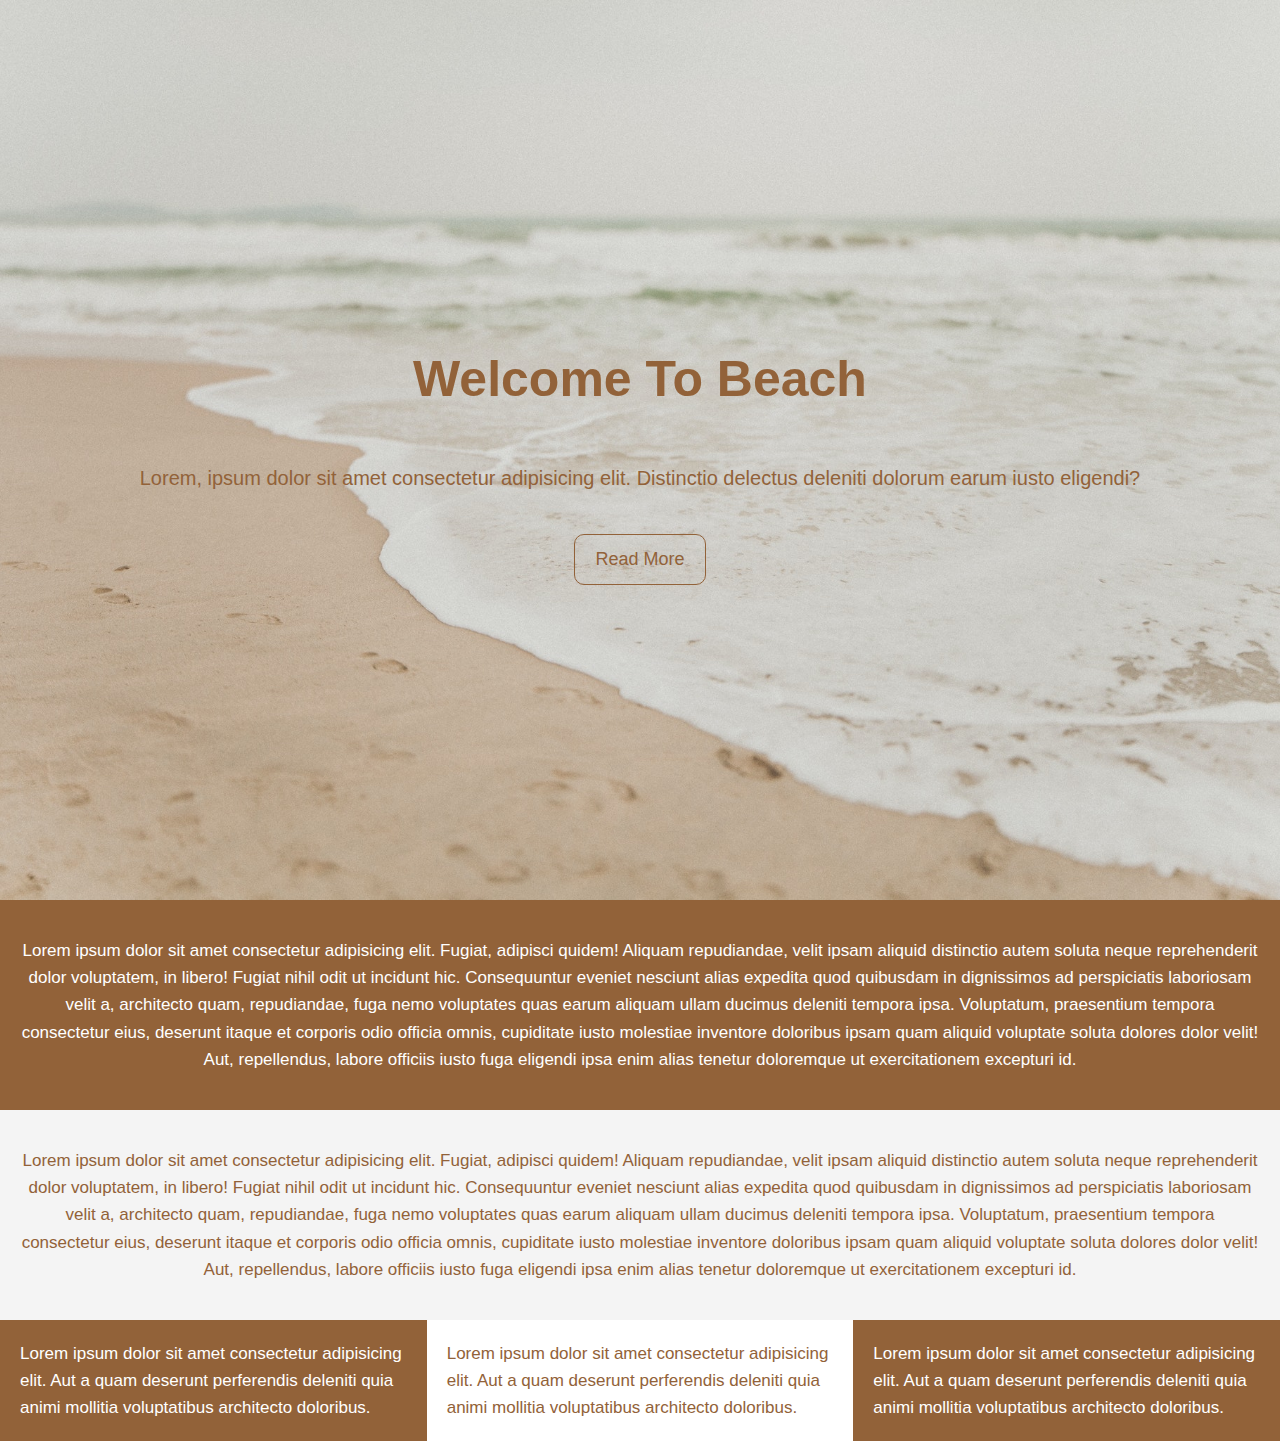
<file: beach/index.html>
<html lang="en">
<head>
    <meta charset="UTF-8">
    <meta name="viewport" content="width=device-width, initial-scale=1.0">
    <title> the beach</title>
    <link rel="stylesheet" href="css/style.css">
</head>
<body>
    <header id="showcase">
        <h1> Welcome To Beach</h1>
        <p>Lorem, ipsum dolor sit amet consectetur adipisicing elit. Distinctio delectus deleniti dolorum earum iusto eligendi?</p>
        <a href="#" class="button"> Read More</a>
    </header>
    <section id="section-a">
        <P>Lorem ipsum dolor sit amet consectetur adipisicing elit. Fugiat, adipisci quidem! Aliquam repudiandae, velit ipsam aliquid distinctio autem soluta neque reprehenderit dolor voluptatem, in libero! Fugiat nihil odit ut incidunt hic. Consequuntur eveniet nesciunt alias expedita quod quibusdam in dignissimos ad perspiciatis laboriosam velit a, architecto quam, repudiandae, fuga nemo voluptates quas earum aliquam ullam ducimus deleniti tempora ipsa. Voluptatum, praesentium tempora consectetur eius, deserunt itaque et corporis odio officia omnis, cupiditate iusto molestiae inventore doloribus ipsam quam aliquid voluptate soluta dolores dolor velit! Aut, repellendus, labore officiis iusto fuga eligendi ipsa enim alias tenetur doloremque ut exercitationem excepturi id.</P>
    </section>
    <section id="section-b">
        <P>Lorem ipsum dolor sit amet consectetur adipisicing elit. Fugiat, adipisci quidem! Aliquam repudiandae, velit ipsam aliquid distinctio autem soluta neque reprehenderit dolor voluptatem, in libero! Fugiat nihil odit ut incidunt hic. Consequuntur eveniet nesciunt alias expedita quod quibusdam in dignissimos ad perspiciatis laboriosam velit a, architecto quam, repudiandae, fuga nemo voluptates quas earum aliquam ullam ducimus deleniti tempora ipsa. Voluptatum, praesentium tempora consectetur eius, deserunt itaque et corporis odio officia omnis, cupiditate iusto molestiae inventore doloribus ipsam quam aliquid voluptate soluta dolores dolor velit! Aut, repellendus, labore officiis iusto fuga eligendi ipsa enim alias tenetur doloremque ut exercitationem excepturi id.</P>
    </section>
    <section id="section-c">
        <div class="box-1">
            Lorem ipsum dolor sit amet consectetur adipisicing elit. Aut a quam deserunt perferendis deleniti quia animi mollitia voluptatibus architecto doloribus.
        </div>
        <div class="box-2">
            Lorem ipsum dolor sit amet consectetur adipisicing elit. Aut a quam deserunt perferendis deleniti quia animi mollitia voluptatibus architecto doloribus.
        </div>
        <div class="box-3">
            Lorem ipsum dolor sit amet consectetur adipisicing elit. Aut a quam deserunt perferendis deleniti quia animi mollitia voluptatibus architecto doloribus.
        </div>
    </section>

</body>
</html>
</file>
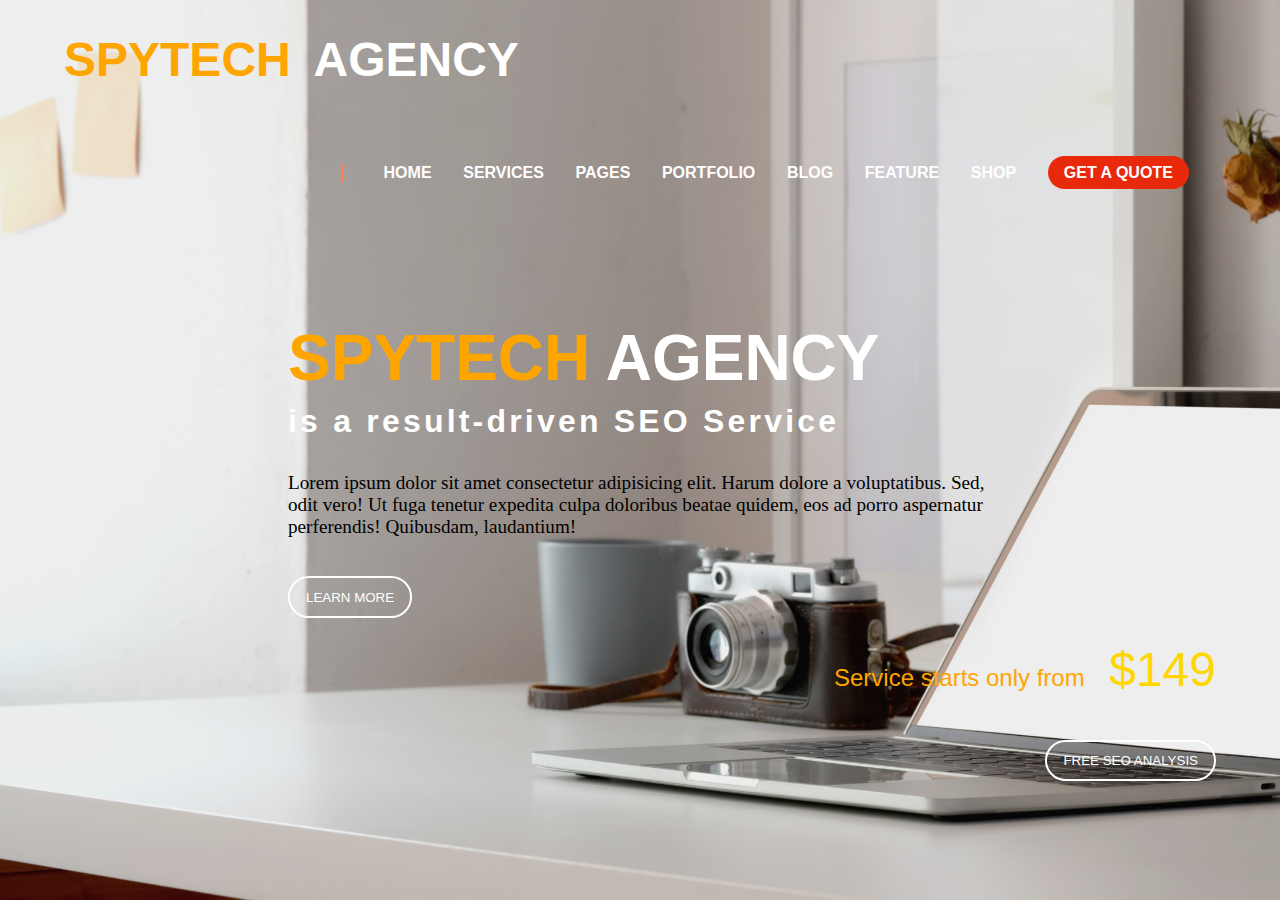
<file: business/index.html>
<html lang="en">
<head>
    <meta charset="UTF-8">
    <meta name="viewport" content="width=device-width, initial-scale=1.0">
    <link rel="stylesheet" href="css/style.css">
    <title> bisiness template </title>
    <style>
        body{
            background-image:  url("yash2.jpg");
            background-size: cover;
            background-repeat: no-repeat center center fixed;
        }
        </style>
</head>
<body>
    <!--HEADER-->
    <header>
        <!--NAME OF WEB PAGE-->
        <div class="head">
            <h1><span style="color: orange">SPYTECH </span> AGENCY </h1>
        </div>
        <!--NAVIGATION-->
        <nav>
            <ul>
                <li><a href="#">HOME</a></li>
                <li><a href="#">SERVICES</a></li>
                <li><a href="#">PAGES</a></li>
                <li><a href="#">PORTFOLIO</a></li>
                <li><a href="#">BLOG</a></li>
                <li><a href="#">FEATURE</a></li>
                <li><a href="#">SHOP</a></li>
                <li><a href="#"type="button" class="quote">GET A QUOTE</a></li>
            </ul>
        </nav>
        <!--END OF NAVIGATION-->
    </header>
    <!--END OF HEADER-->

    <!--SHOWCASE-->
    <showcase>
        <div class="container">
            <h1><span style="color: orange">SPYTECH</span> AGENCY</h1>
            <h3>is a result-driven SEO Service</h3>
            <p> Lorem ipsum dolor sit amet consectetur adipisicing elit. Harum dolore a voluptatibus. Sed, odit vero! Ut fuga tenetur expedita culpa doloribus beatae quidem, eos ad porro aspernatur perferendis! Quibusdam, laudantium!</p>
            <a href="#"><button>LEARN MORE</button></a> 
        </div>
    </showcase>
    <!--END OF SHOCASE-->

    <!--ASIDE-->
    <aside>
        <p>Service starts only from<span class="price"> $149</span></p>
        <a href="#"><button>FREE SEO ANALYSIS</button></a>
    </aside>
    
    <!--END OF ASIDE-->
    
</body>
</html>
</file>
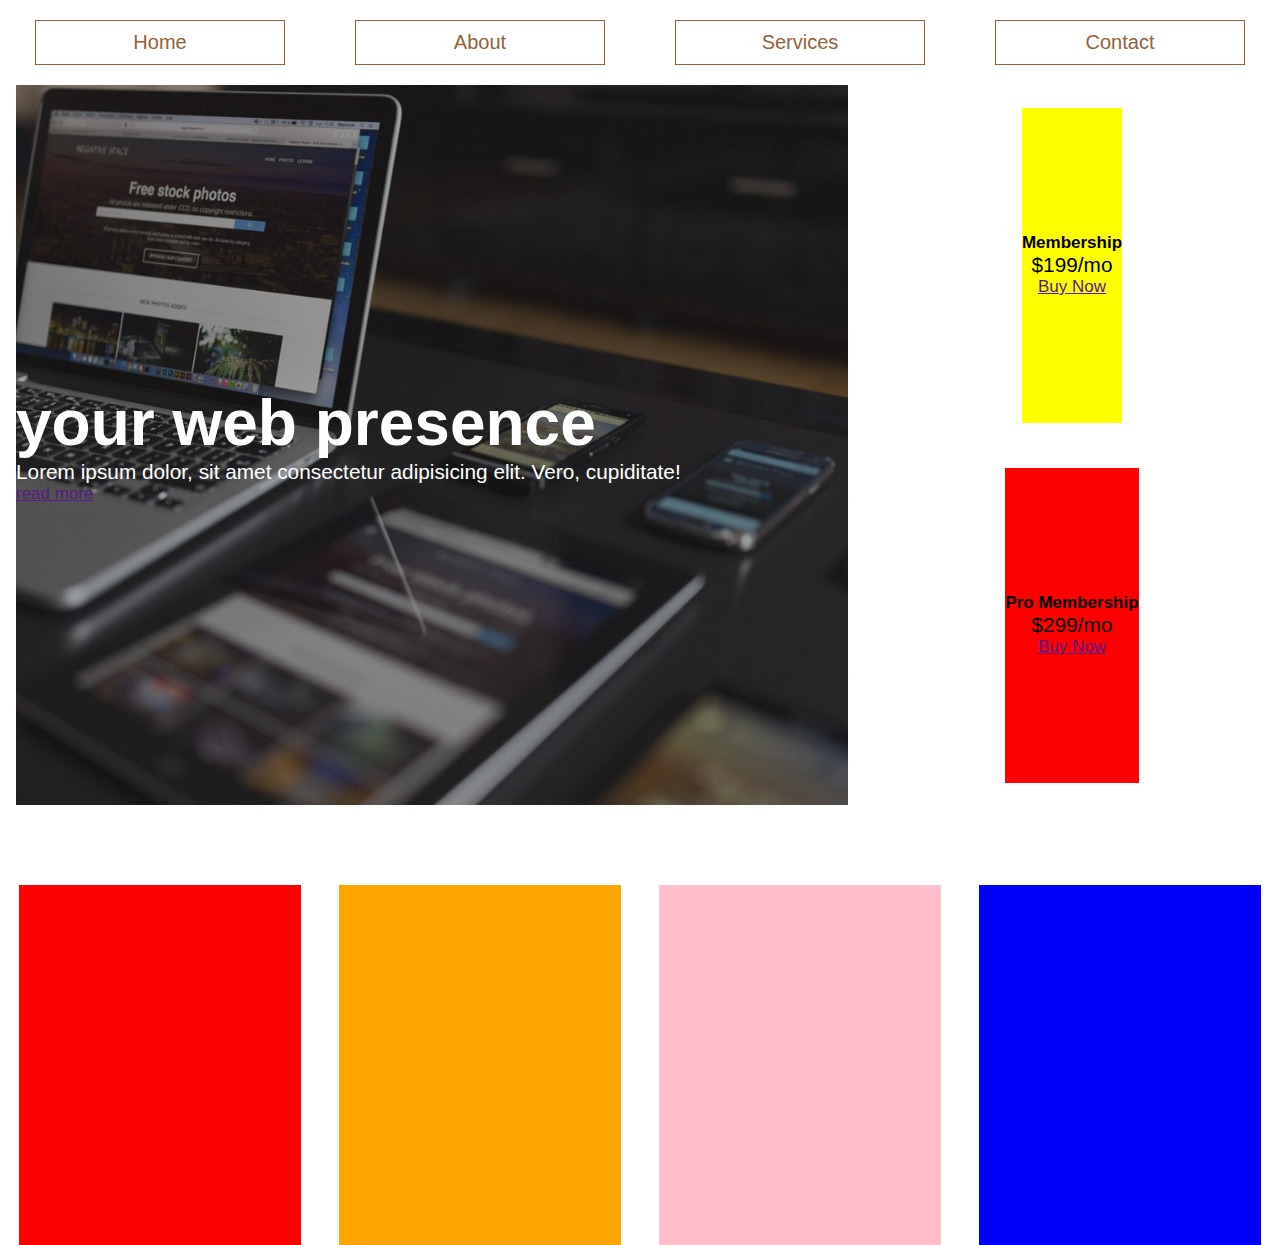
<file: grid/index.html>
<html lang="en">
<head>
    <meta charset="UTF-8">
    <meta name="viewport" content="width=device-width, initial-scale=1.0">
    <link rel="stylesheet" href="css/style.css">
    <link rel="stylesheet" href="https://cdnjs.cloudflare.com/ajax/libs/font-awesome/5.15.1/css/all.min.css" integrity="sha512-+4zCK9k+qNFUR5X+cKL9EIR+ZOhtIloNl9GIKS57V1MyNsYpYcUrUeQc9vNfzsWfV28IaLL3i96P9sdNyeRssA==" crossorigin="anonymous" />

    <title>grid template</title>
</head>
<body>
    <div class="first">
        <div class="box-1">
            <a href="#" class="box">Home</a>
        </div>
        <div class="box-1">
            <a href="#" class="box">About</a>
        </div>
        <div class="box-1">
            <a href="#" class="box">Services</a>
        </div>
        <div class="box-1">
            <a href="#" class="box">Contact</a>
        </div>
    </div>
    <div class="second">
        <div class="box-2">
            <h1>your web presence</h1>
            <p>Lorem ipsum dolor, sit amet consectetur adipisicing elit. Vero, cupiditate!</p>
            <a href="">read more</a>
        </div>
        <div class="box-3">
            <div class="box-4">
                <h4>Membership</h4>
                <p class="price">$199/mo</p>
                <a href="" class="btn">Buy Now</a>
            </div>
            <div class="box-5">
                <h4> Pro Membership</h4>
                <p class="price">$299/mo</p>
                <a href="" class="btn">Buy Now</a>
            </div>
        </div>
    </div>
    <div class="third">
        <div class="box-6">

        </div>
        <div class="box-7">
            
        </div>
        <div class="box-8">
            
        </div>
        <div class="box-9">
            
        </div>
            
    
    </div>
</body>
</html>
</file>
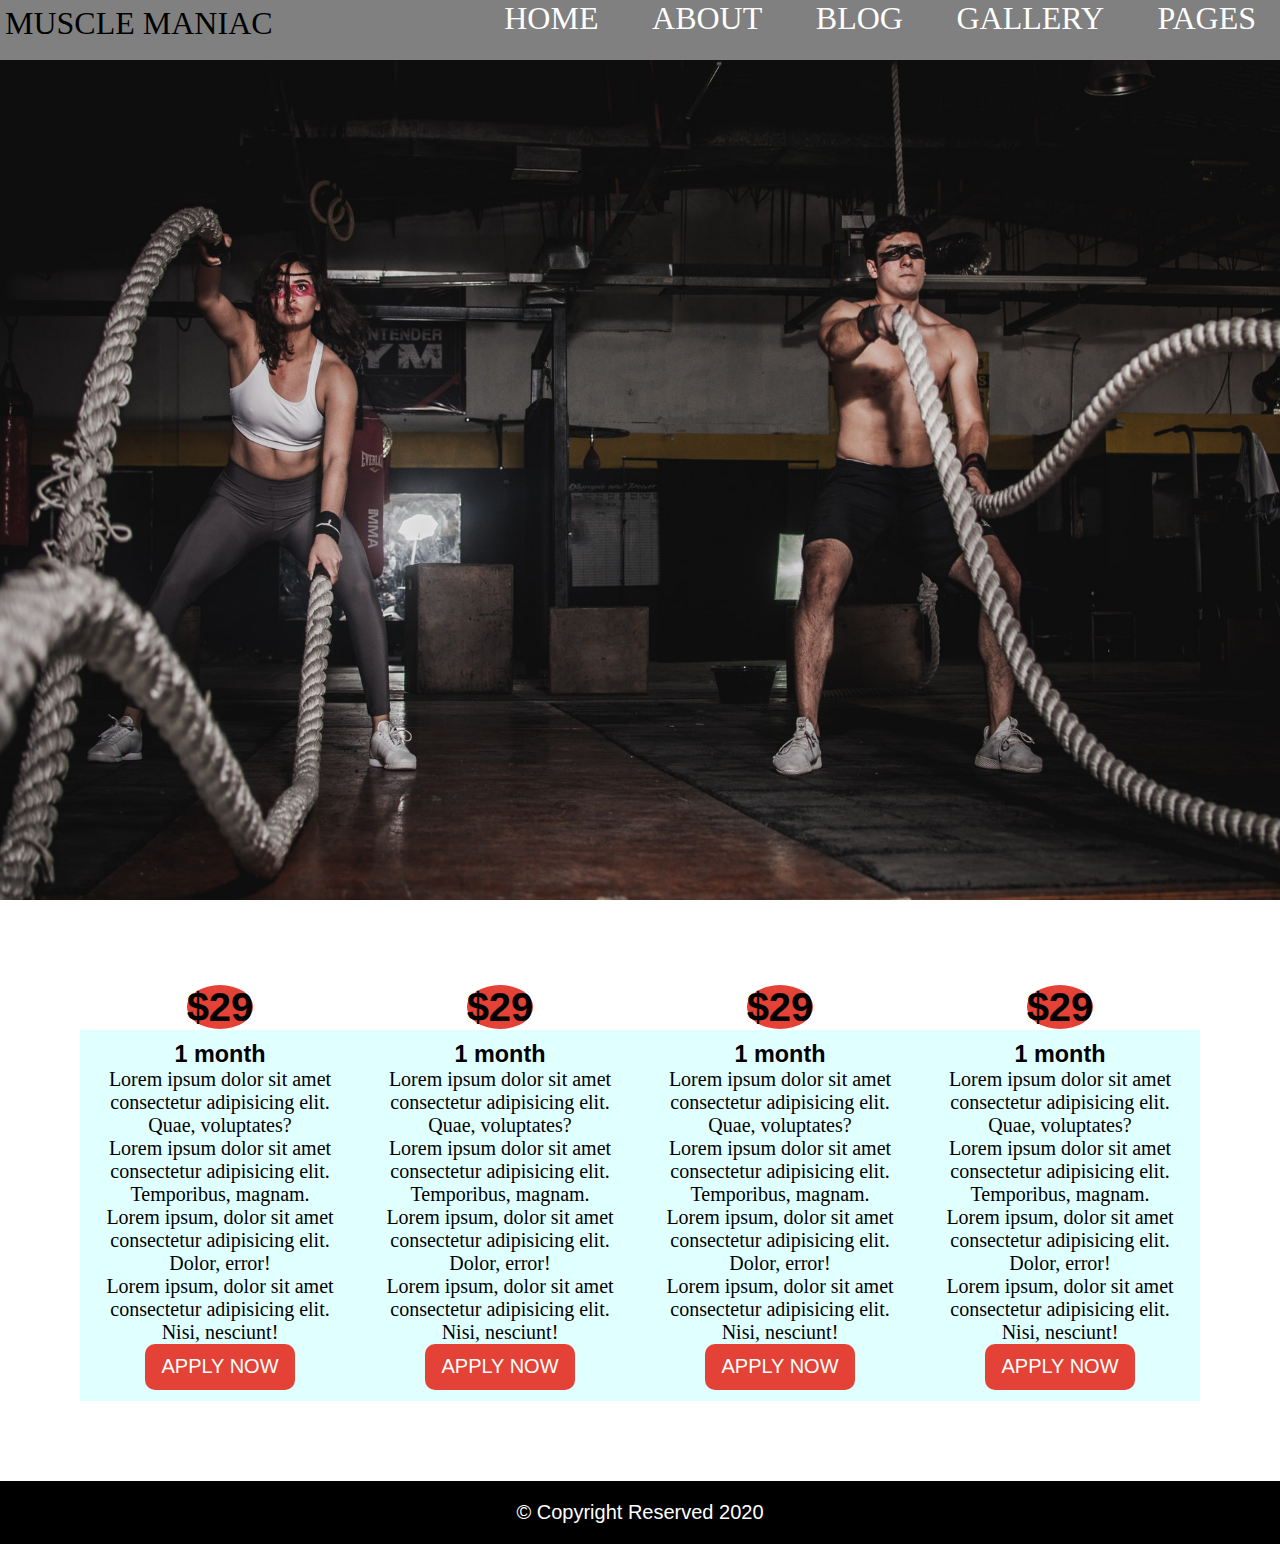
<file: GYM website/index.html>
<!DOCTYPE html>
<html lang="en">
<head>
    <meta charset="UTF-8">
    <meta name="viewport" content="width=device-width, initial-scale=1.0">
    <title>Gym Web Template</title>
    <link rel="stylesheet" href="css/style.css">

</head>
<body>
    <!--HEADER-->
    <header>
    <div class="head">
        MUSCLE MANIAC
    </div>
    <!-- nav-bar -->

    <nav>
        <ul>
            <li><a href="#">HOME</a></li>
            <li><a href="#">ABOUT</a></li>
            <li><a href="#">BLOG</a></li>
            <li><a href="#">GALLERY</a></li>
            <li><a href="#">PAGES</a></li>

        </ul>
    </nav> 
    </header>

    <div class="SHOWCASE">
        <img src="kf.jpg" alt="GYM">
    </div>

    <section>
        <div class="plan">
            <b>$29</b>
            <div class="box">
            <h3>1 month</h3>
            <p>Lorem ipsum dolor sit amet consectetur adipisicing elit. Quae, voluptates?</p>
            <p>Lorem ipsum dolor sit amet consectetur adipisicing elit. Temporibus, magnam.</p>
            <p>Lorem ipsum, dolor sit amet consectetur adipisicing elit. Dolor, error!</p>
            <p>Lorem ipsum, dolor sit amet consectetur adipisicing elit. Nisi, nesciunt!</p>
            <a href="a"><button class="btn">APPLY NOW</button></a>
        </div>
    </div>

        <div class="plan">
            <b>$29</b>
            <div class="box">
            <h3>1 month</h3>
            <p>Lorem ipsum dolor sit amet consectetur adipisicing elit. Quae, voluptates?</p>
            <p>Lorem ipsum dolor sit amet consectetur adipisicing elit. Temporibus, magnam.</p>
            <p>Lorem ipsum, dolor sit amet consectetur adipisicing elit. Dolor, error!</p>
            <p>Lorem ipsum, dolor sit amet consectetur adipisicing elit. Nisi, nesciunt!</p>
            <a href="a"><button class="btn">APPLY NOW</button></a>
        </div>
    </div>

        <div class="plan">
            <b>$29</b>
            <div class="box">
            <h3>1 month</h3>
            <p>Lorem ipsum dolor sit amet consectetur adipisicing elit. Quae, voluptates?</p>
            <p>Lorem ipsum dolor sit amet consectetur adipisicing elit. Temporibus, magnam.</p>
            <p>Lorem ipsum, dolor sit amet consectetur adipisicing elit. Dolor, error!</p>
            <p>Lorem ipsum, dolor sit amet consectetur adipisicing elit. Nisi, nesciunt!</p>
            <a href="a"><button class="btn">APPLY NOW</button></a>
        </div>
    </div>

        <div class="plan">
            <b>$29</b>
            <div class="box">
            <h3>1 month</h3>
            <p>Lorem ipsum dolor sit amet consectetur adipisicing elit. Quae, voluptates?</p>
            <p>Lorem ipsum dolor sit amet consectetur adipisicing elit. Temporibus, magnam.</p>
            <p>Lorem ipsum, dolor sit amet consectetur adipisicing elit. Dolor, error!</p>
            <p>Lorem ipsum, dolor sit amet consectetur adipisicing elit. Nisi, nesciunt!</p>
            <a href="a"><button class="btn">APPLY NOW</button></a>
        </div>
        </div>
    </section>

<footer>
        <p> &copy Copyright Reserved 2020</p>
</footer>   

</body>
</html>
</file>
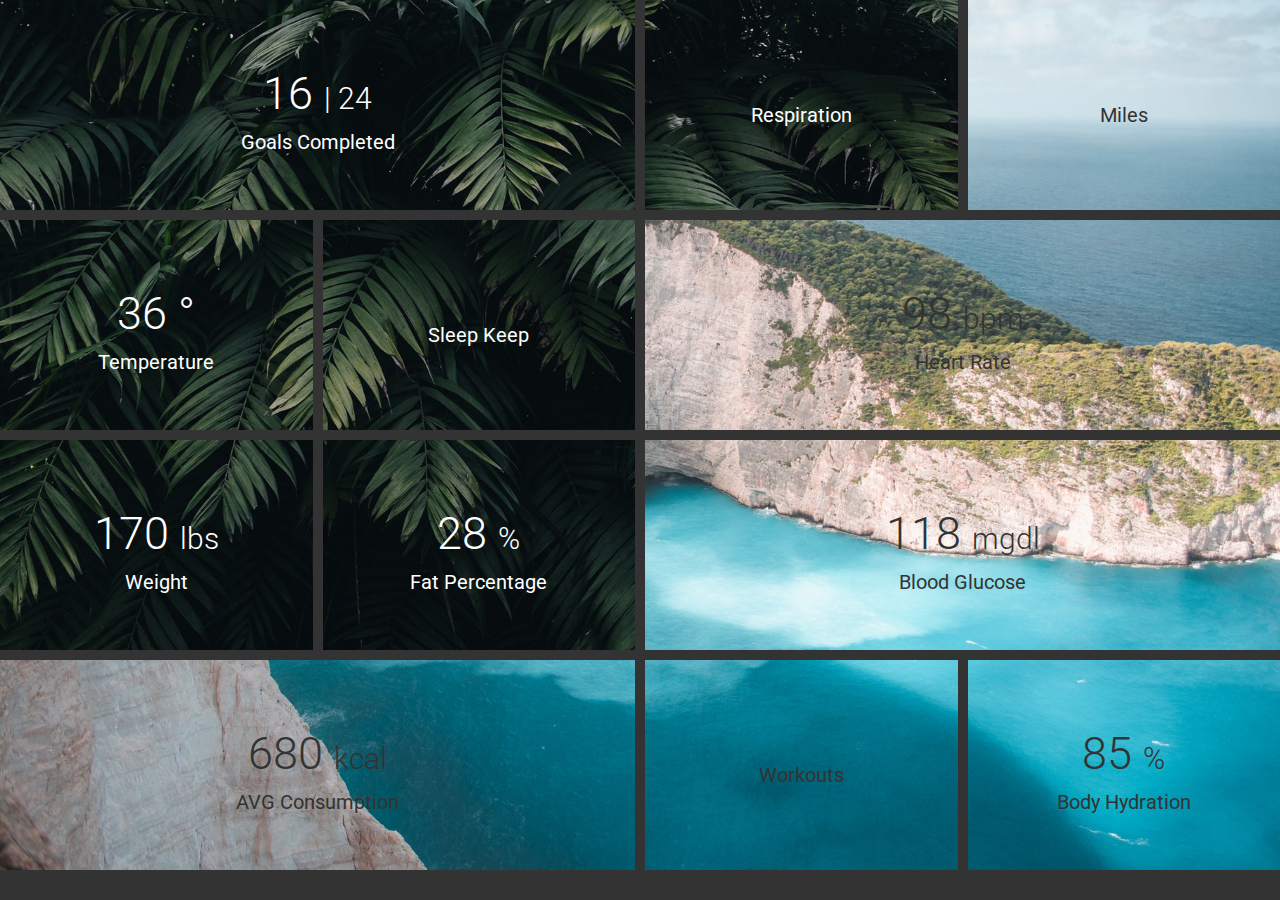
<file: health/index.html>
<html lang="en">
<head>
    <meta charset="UTF-8">
    <meta name="viewport" content="width=device-width, initial-scale=1.0">
    <link rel="stylesheet" href="https://cdnjs.cloudflare.com/ajax/libs/font-awesome/5.15.1/css/all.min.css" integrity="sha512-+4zCK9k+qNFUR5X+cKL9EIR+ZOhtIloNl9GIKS57V1MyNsYpYcUrUeQc9vNfzsWfV28IaLL3i96P9sdNyeRssA==" crossorigin="anonymous" />
    <link rel="stylesheet" href="css/style.css">
    <title>health panel</title>
</head>
<body>
    <div class="container">
        <div class="bg1">
          <h2>16 <span>| 24</span></h2>
          <p>Goals Completed</p>
        </div>
        <div class="bg1">
          <h2><i class="fas fa-battery-three-quarters"></i></h2>
          <p>Respiration</p>
        </div>
        <div class="bg2">
          <h2><i class="fas fa-running"></i></h2>
          <p>Miles</p>
        </div>
        <div class="bg1">
          <h2>36 &deg;</h2>
          <p>Temperature</p>
        </div>
        <div class="bg1">
          <h2><i class="fas fa-bed"></i></h2>
          <p>Sleep Keep</p>
        </div>
        <div class="bg2">
          <h2>98 <span>bpm</span></h2>
          <p>Heart Rate</p>
        </div>
        <div class="bg1">
          <h2>170 <span>lbs</span></h2>
          <p>Weight</p>
        </div>
        <div class="bg1">
          <h2>28 <span>%</span></h2>
          <p>Fat Percentage</p>
        </div>
        <div class="bg2">
          <h2>118 <span>mgdl</span></h2>
          <p>Blood Glucose</p>
        </div>
        <div class="bg2">
          <h2>680 <span>kcal</span></h2>
          <p>AVG Consumption</p>
        </div>
        <div class="bg2">
          <h2><i class="fas fa-dumbbell"></i></h2>
          <p>Workouts</p>
        </div>
        <div class="bg2">
          <h2>85 <span>%</span></h2>
          <p>Body Hydration</p>
        </div>
      </div>
    
</body>
</html>
</file>
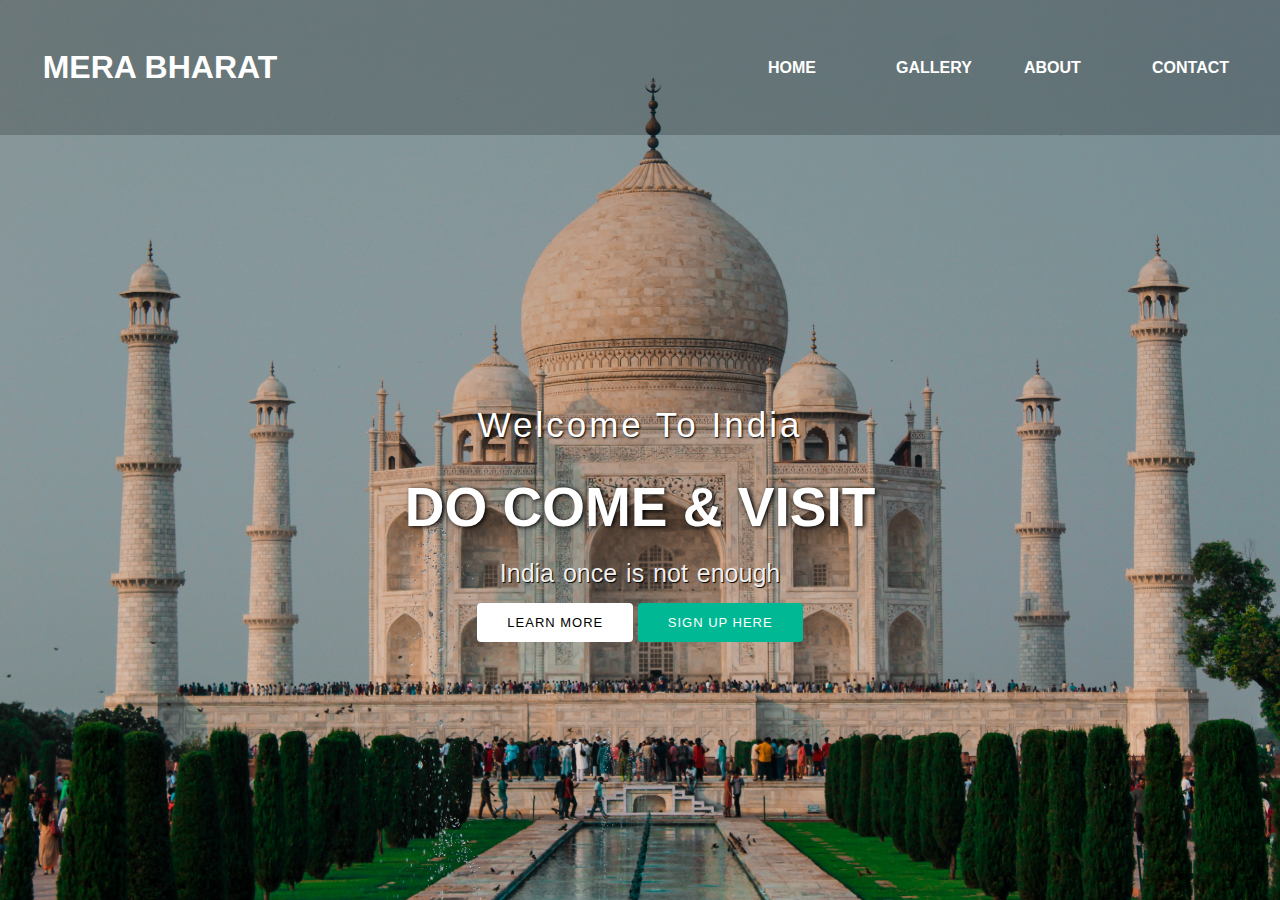
<file: india/index.html>
<!DOCTYPE html>
<html lang="en">
<head>
    <meta charset="UTF-8">
    <meta name="viewport" content="width=device-width, initial-scale=1.0">
    <link rel="stylesheet" href="css/style.css">
    <title>Document</title>
    <style>
        header{
            background-image: linear-gradient(rgba(0,0,0,0.3),rgba(0,0,0,0.1)), url("yash.jpg");
            background-size: cover;
            background-position:center;
            background-repeat: no-repeat;
             }
    </style>       

</head>
<body>
    <header>
        <nav>
            <div class="logo">
                <h1> MERA BHARAT</h1>
            </div>

            <div class="menu">
                <a href="#">HOME</a>
                <a href="#">GALLERY</a>
                <a href="#">ABOUT</a>
                <a href="#">CONTACT</a>
            </div>
        </nav>    
            <main>
                <section>
                    <h3> Welcome To India</h3>
                    <h1> DO COME & VISIT <span></span></h1>
                    <p> India once is not enough</p>
                    <a href="#" class="btnone">learn more</a>
                    <a href="#" class="btntwo">sign up here</a>
                </section>
            </main>
        
    </header>
</body>
</html>
</file>
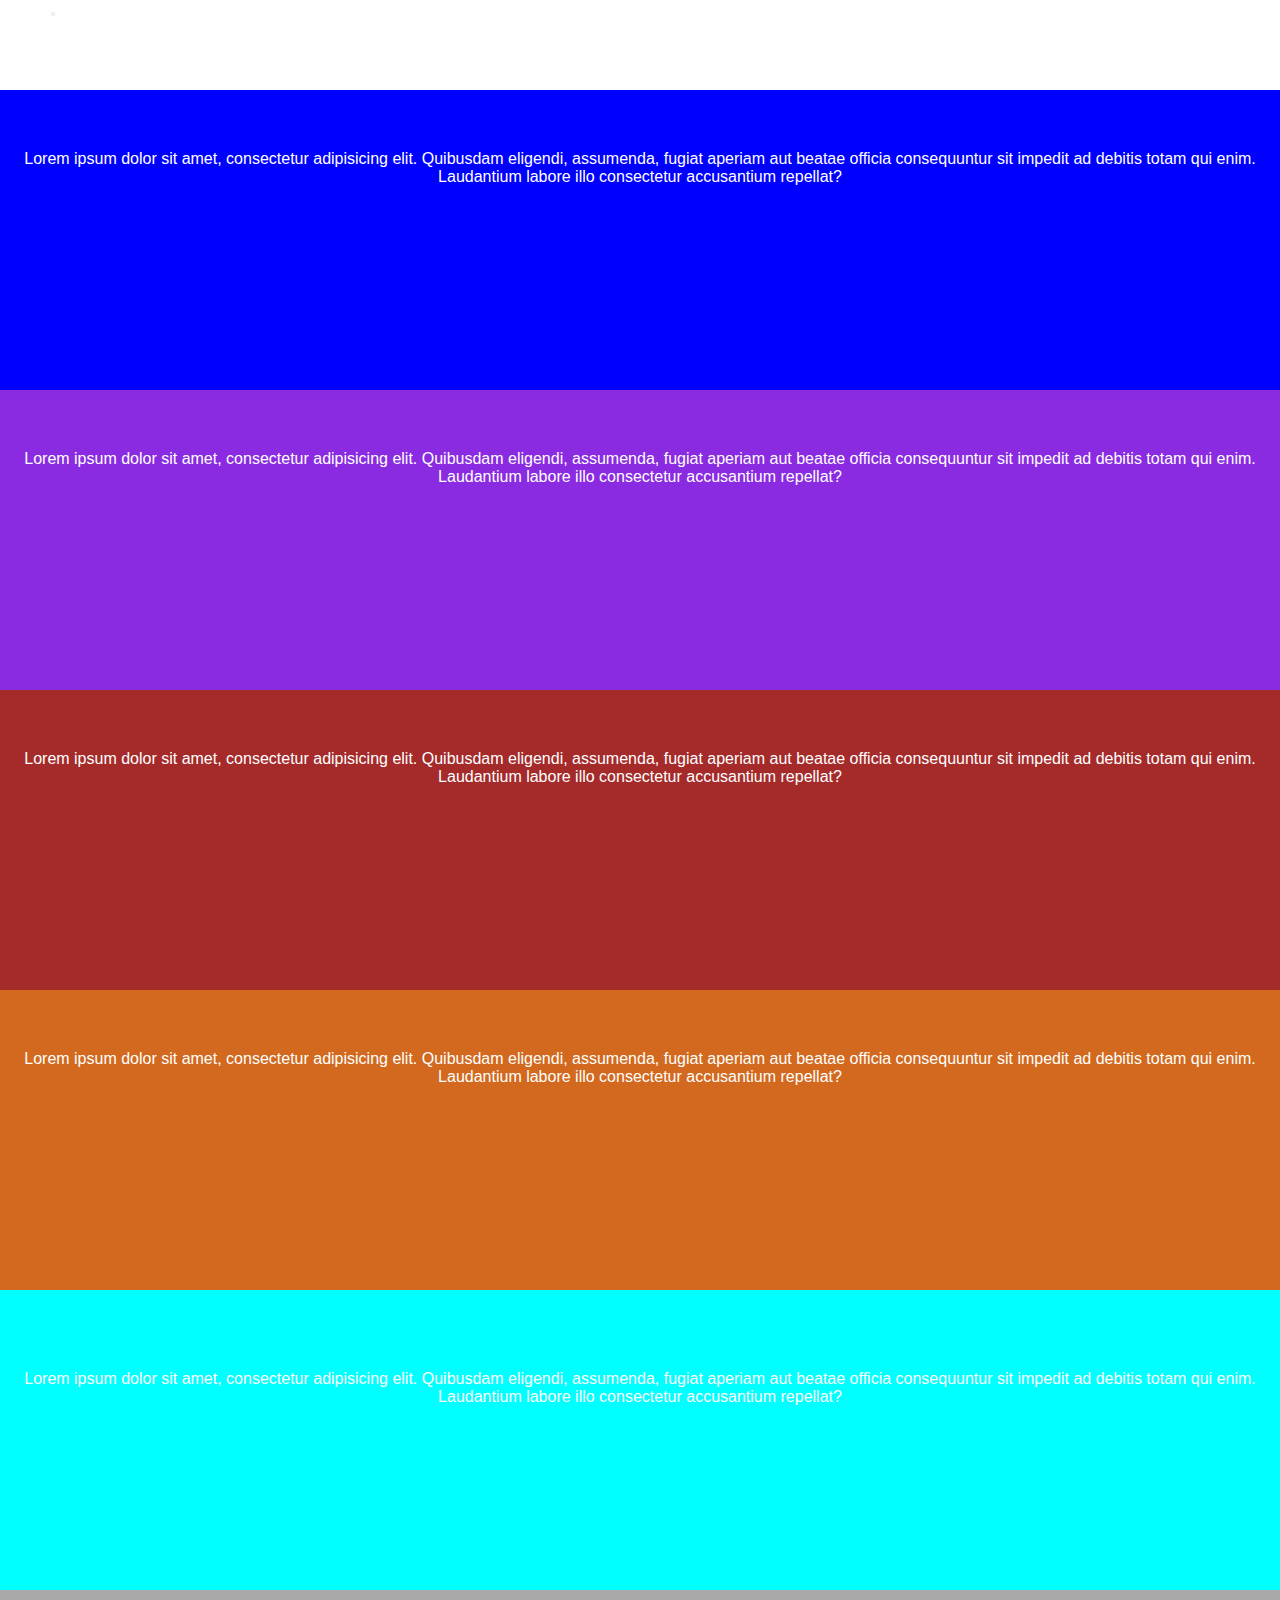
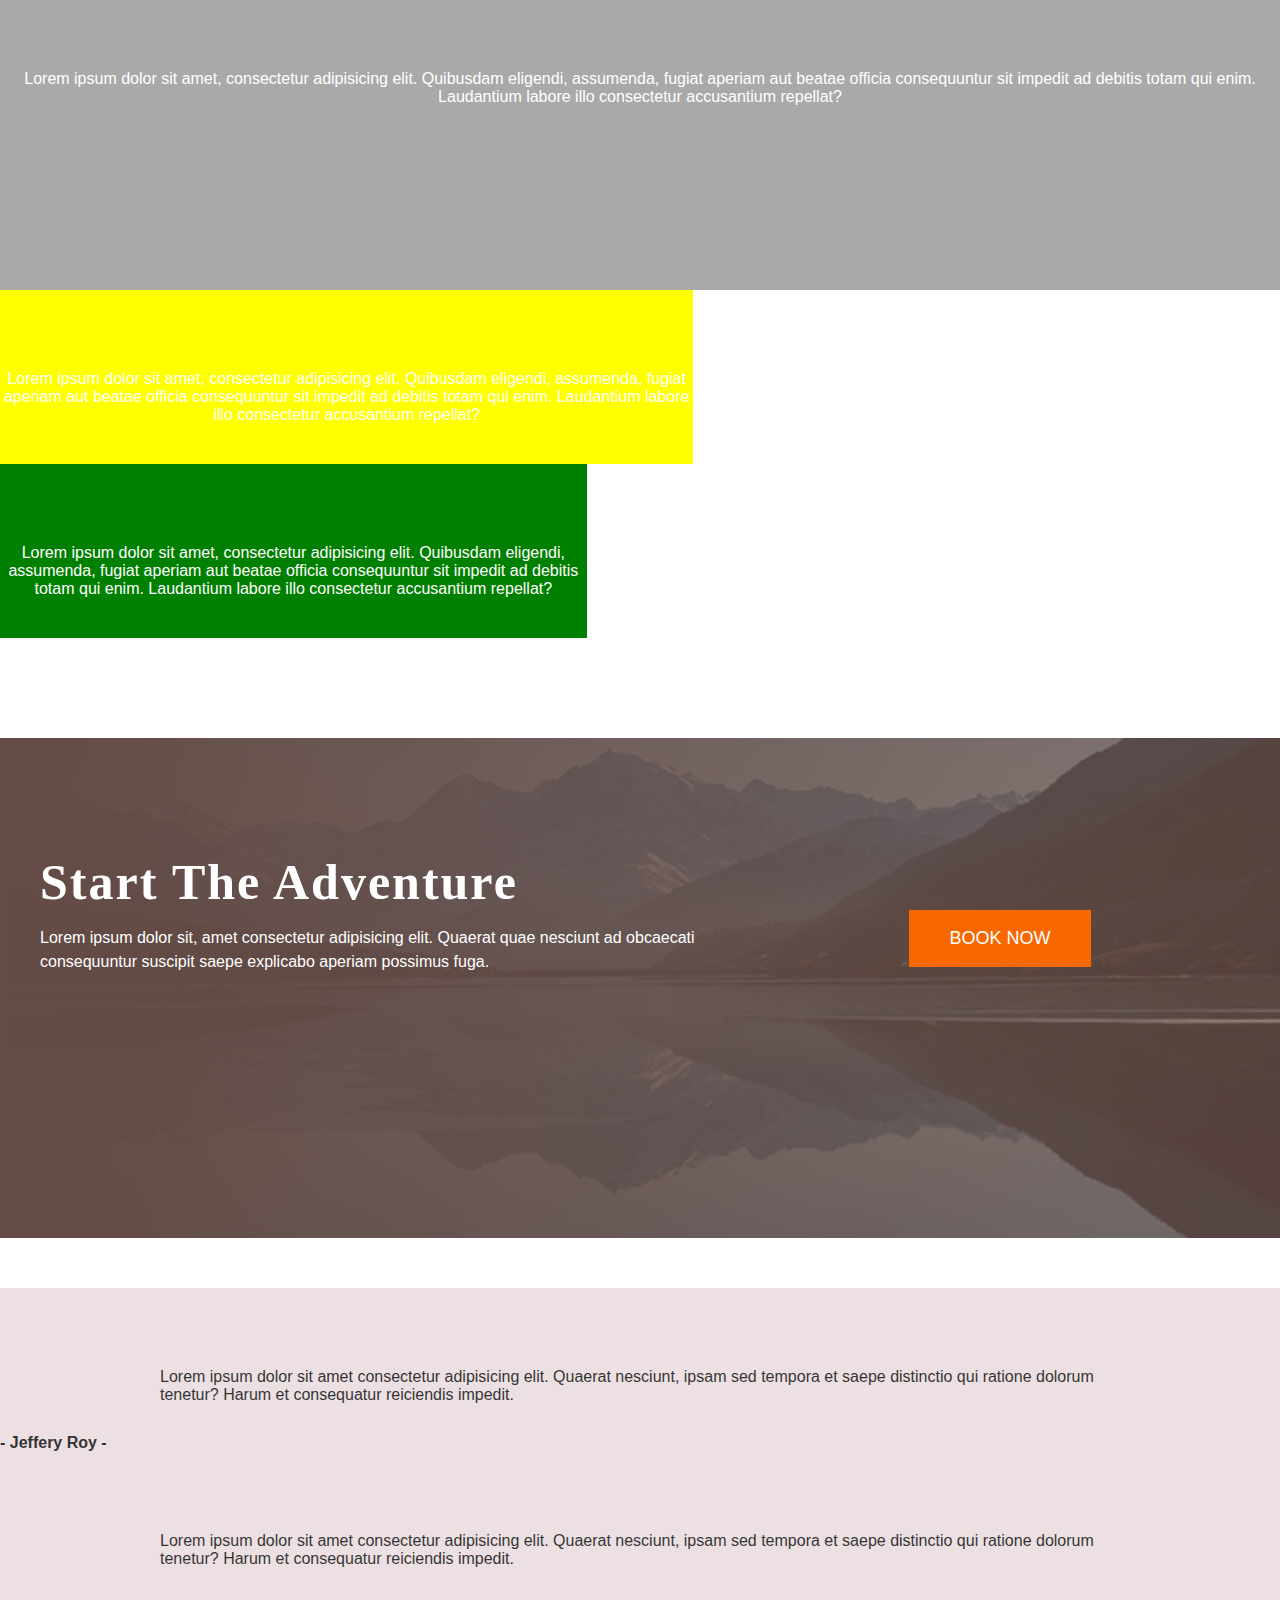
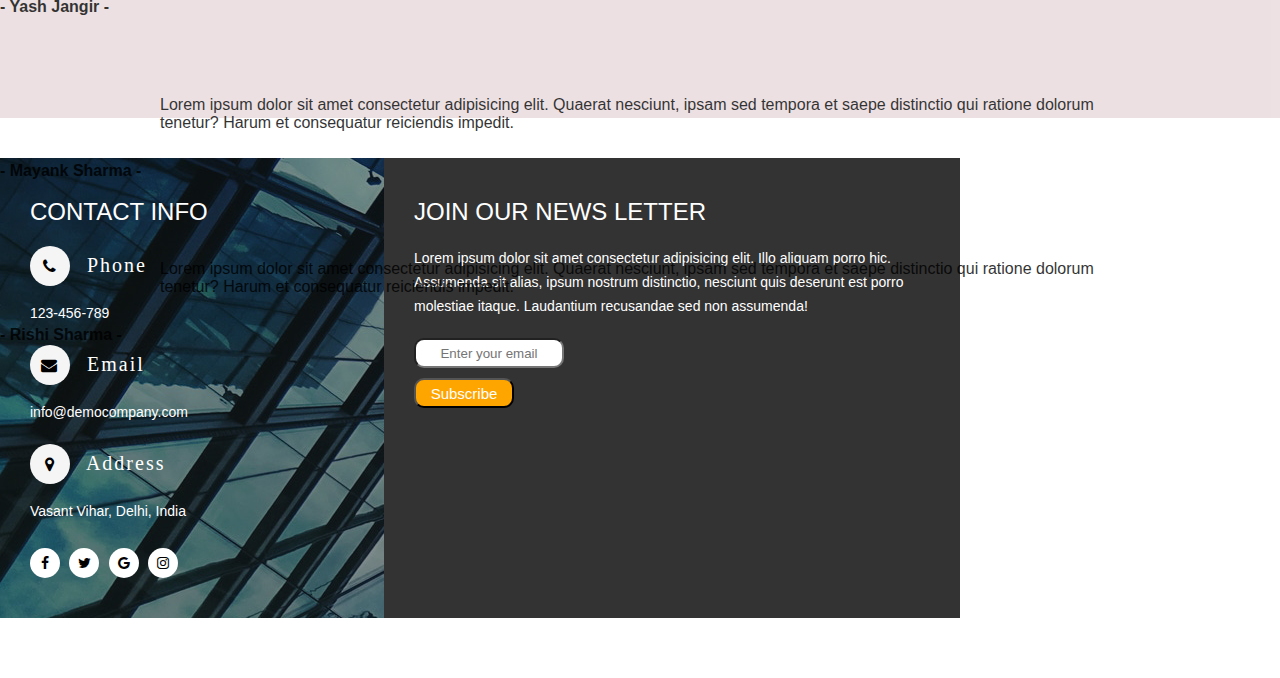
<file: inwoin_first_task/index.html>
<!DOCTYPE html>
<html lang="en">
  <head>
    <meta charset="UTF-8" />
    <meta http-equiv="X-UA-Compatible" content="IE=edge" />
    <meta name="viewport" content="width=device-width, initial-scale=1.0" />
    <link
      href="https://cdn.jsdelivr.net/npm/bootstrap@5.0.0-beta3/dist/css/bootstrap.min.css"
      rel="stylesheet"
      integrity="sha384-eOJMYsd53ii+scO/bJGFsiCZc+5NDVN2yr8+0RDqr0Ql0h+rP48ckxlpbzKgwra6"
      crossorigin="anonymous"
    />
    <link rel="stylesheet" href="style.css" />
    <link
      rel="stylesheet"
      href="https://stackpath.bootstrapcdn.com/font-awesome/4.7.0/css/font-awesome.min.css"
      crossorigin="anonymous"
    />
    <title>Document</title>
  </head>
  <body>
    <nav class="navbar navbar-expand-lg navbar-dark bg-dark">
      <a class="navbar-brand" href="#">Mysite</a>
      <button
        class="navbar-toggler"
        type="button"
        data-toggle="collapse"
        data-target="#navbarNav"
        aria-controls="navbarNav"
        aria-expanded="false"
        aria-label="Toggle navigation"
      >
        <span class="navbar-toggler-icon"></span>
      </button>

      <div class="collapse navbar-collapse" id="navbarNav">
        <ul class="navbar-nav">
          <li class="nav-item active">
            <a class="nav-link" href="#">Home</a>
          </li>
          <li class="nav-item">
            <a class="nav-link" href="#">About</a>
          </li>
          <li class="nav-item">
            <a class="nav-link" href="#">Contact</a>
          </li>
          <li class="nav-item">
            <a class="nav-link" href="#">Gallery</a>
          </li>
        </ul>
      </div>
    </nav>

    <div class="container">
      <div class="row">
        <div class="col-md-3 dbox" style="background-color: blue">
          Lorem ipsum dolor sit amet, consectetur adipisicing elit. Quibusdam
          eligendi, assumenda, fugiat aperiam aut beatae officia consequuntur
          sit impedit ad debitis totam qui enim. Laudantium labore illo
          consectetur accusantium repellat?
        </div>
        <div class="col-md-3 dbox" style="background-color: blueviolet">
          Lorem ipsum dolor sit amet, consectetur adipisicing elit. Quibusdam
          eligendi, assumenda, fugiat aperiam aut beatae officia consequuntur
          sit impedit ad debitis totam qui enim. Laudantium labore illo
          consectetur accusantium repellat?
        </div>
        <div class="col-md-3 dbox" style="background-color: brown">
          Lorem ipsum dolor sit amet, consectetur adipisicing elit. Quibusdam
          eligendi, assumenda, fugiat aperiam aut beatae officia consequuntur
          sit impedit ad debitis totam qui enim. Laudantium labore illo
          consectetur accusantium repellat?
        </div>
        <div class="col-md-3 dbox" style="background-color: chocolate">
          Lorem ipsum dolor sit amet, consectetur adipisicing elit. Quibusdam
          eligendi, assumenda, fugiat aperiam aut beatae officia consequuntur
          sit impedit ad debitis totam qui enim. Laudantium labore illo
          consectetur accusantium repellat?
        </div>
      </div>
    </div>

    <div class="container">
      <div class="row">
        <div class="col-md-6 dbox2" style="background-color: cyan">
          Lorem ipsum dolor sit amet, consectetur adipisicing elit. Quibusdam
          eligendi, assumenda, fugiat aperiam aut beatae officia consequuntur
          sit impedit ad debitis totam qui enim. Laudantium labore illo
          consectetur accusantium repellat?
        </div>
        <div class="col-md-6 dbox2" style="background-color: darkgrey">
          Lorem ipsum dolor sit amet, consectetur adipisicing elit. Quibusdam
          eligendi, assumenda, fugiat aperiam aut beatae officia consequuntur
          sit impedit ad debitis totam qui enim. Laudantium labore illo
          consectetur accusantium repellat?
        </div>
      </div>
    </div>

    <div class="container">
      <div class="row">
        <div class="col-md-6 col-md-6-5 dbox3" style="background-color: yellow">
          Lorem ipsum dolor sit amet, consectetur adipisicing elit. Quibusdam
          eligendi, assumenda, fugiat aperiam aut beatae officia consequuntur
          sit impedit ad debitis totam qui enim. Laudantium labore illo
          consectetur accusantium repellat?
        </div>
        <div class="col-md-5 col-md-5-5 dbox3" style="background-color: green">
          Lorem ipsum dolor sit amet, consectetur adipisicing elit. Quibusdam
          eligendi, assumenda, fugiat aperiam aut beatae officia consequuntur
          sit impedit ad debitis totam qui enim. Laudantium labore illo
          consectetur accusantium repellat?
        </div>
      </div>
    </div>

    <div class="cta-section">
      <div class="background-overlay"></div>
      <div class="cta-content">
        <div class="cta-col col_1">
          <div class="col-content">
            <h2>Start The Adventure</h2>
            <p>
              Lorem ipsum dolor sit, amet consectetur adipisicing elit. Quaerat
              quae nesciunt ad obcaecati consequuntur suscipit saepe explicabo
              aperiam possimus fuga.
            </p>
          </div>
        </div>
        <div class="cta-col col_2">
          <div class="col-content">
            <div class="btn-holder">
              <a href="#" class="cta-btn">Book Now</a>
            </div>
          </div>
        </div>
      </div>
    </div>

    <div class="sidebar">
      <div
        id="carouselExampleControls"
        class="carousel slide"
        data-ride="carousel"
      >
        <div class="carousel-inner">
          <div class="carousel-item active">
            <div class="carousel-caption">
              <blockquote class="quote">
                Lorem ipsum dolor sit amet consectetur adipisicing elit. Quaerat
                nesciunt, ipsam sed tempora et saepe distinctio qui ratione
                dolorum tenetur? Harum et consequatur reiciendis impedit.
              </blockquote>
              <h4>- Jeffery Roy -</h4>
            </div>
          </div>

          <div class="carousel-item">
            <div class="carousel-caption">
              <blockquote class="quote">
                Lorem ipsum dolor sit amet consectetur adipisicing elit. Quaerat
                nesciunt, ipsam sed tempora et saepe distinctio qui ratione
                dolorum tenetur? Harum et consequatur reiciendis impedit.
              </blockquote>
              <h4>- Yash Jangir -</h4>
            </div>
          </div>
          <div class="carousel-item">
            <div class="carousel-caption">
              <blockquote class="quote">
                Lorem ipsum dolor sit amet consectetur adipisicing elit. Quaerat
                nesciunt, ipsam sed tempora et saepe distinctio qui ratione
                dolorum tenetur? Harum et consequatur reiciendis impedit.
              </blockquote>
              <h4>- Mayank Sharma -</h4>
            </div>
          </div>
          <div class="carousel-item">
            <div class="carousel-caption">
              <blockquote class="quote">
                Lorem ipsum dolor sit amet consectetur adipisicing elit. Quaerat
                nesciunt, ipsam sed tempora et saepe distinctio qui ratione
                dolorum tenetur? Harum et consequatur reiciendis impedit.
              </blockquote>
              <h4>- Rishi Sharma -</h4>
            </div>
          </div>
        </div>
        <a
          class="carousel-control-prev"
          href="#carouselExampleControls"
          role="button"
          data-slide="prev"
        >
          <span class="carousel-control-prev-icon" aria-hidden="true"></span>
          <span class="sr-only"></span>
        </a>
        <a
          class="carousel-control-next"
          href="#carouselExampleControls"
          role="button"
          data-slide="next"
        >
          <span class="carousel-control-next-icon" aria-hidden="true"></span>
          <span class="sr-only"></span>
        </a>
      </div>
    </div>

    <div class="contact-wrap">
      <div class="contact-in">
        <h1>Contact Info</h1>
        <h2><i class="fa fa-phone" aria-hidden="true"></i> Phone</h2>
        <p>123-456-789</p>
        <h2><i class="fa fa-envelope" aria-hidden="true"></i> Email</h2>
        <p>info@democompany.com</p>
        <h2><i class="fa fa-map-marker" aria-hidden="true"></i> Address</h2>
        <p>Vasant Vihar, Delhi, India</p>
        <ul>
          <li>
            <a href="#"><i class="fa fa-facebook" aria-hidden="true"></i></a>
          </li>
          <li>
            <a href="#"><i class="fa fa-twitter" aria-hidden="true"></i></a>
          </li>
          <li>
            <a href="#"><i class="fa fa-google" aria-hidden="true"></i></a>
          </li>
          <li>
            <a href="#"><i class="fa fa-instagram" aria-hidden="true"></i></a>
          </li>
        </ul>
      </div>
      <div class="contact-in">
        <form action="">
          <h1>Join our news letter</h1>
          <p>
            Lorem ipsum dolor sit amet consectetur adipisicing elit. Illo
            aliquam porro hic. Assumenda sit alias, ipsum nostrum distinctio,
            nesciunt quis deserunt est porro molestiae itaque. Laudantium
            recusandae sed non assumenda!
          </p>
          <div class="email-box">
            <!-- <i class="fas fa-envelope-square"></i> -->
            <input
              type="email"
              name=""
              value=""
              placeholder="Enter your email"
            />
            <button type="button" name="button" class="sub-btn">
              Subscribe
            </button>
          </div>
        </form>
      </div>
      <div class="contact-in">
        <iframe
          src="https://www.google.com/maps/embed?pb=!1m18!1m12!1m3!1d224345.83923192776!2d77.06889754725782!3d28.52758200617607!2m3!1f0!2f0!3f0!3m2!1i1024!2i768!4f13.1!3m3!1m2!1s0x390cfd5b347eb62d%3A0x52c2b7494e204dce!2sNew%20Delhi%2C%20Delhi!5e0!3m2!1sen!2sin!4v1601968196548!5m2!1sen!2sin"
          width="100%"
          height="auto"
          frameborder="0"
          style="border: 0"
          allowfullscreen=""
          aria-hidden="false"
          tabindex="0"
        ></iframe>
      </div>
    </div>

    <script
      src="https://code.jquery.com/jquery-3.2.1.slim.min.js"
      integrity="sha384-KJ3o2DKtIkvYIK3UENzmM7KCkRr/rE9/Qpg6aAZGJwFDMVNA/GpGFF93hXpG5KkN"
      crossorigin="anonymous"
    ></script>
    <script
      src="https://cdnjs.cloudflare.com/ajax/libs/popper.js/1.12.9/umd/popper.min.js"
      integrity="sha384-ApNbgh9B+Y1QKtv3Rn7W3mgPxhU9K/ScQsAP7hUibX39j7fakFPskvXusvfa0b4Q"
      crossorigin="anonymous"
    ></script>
    <script
      src="https://maxcdn.bootstrapcdn.com/bootstrap/4.0.0/js/bootstrap.min.js"
      integrity="sha384-JZR6Spejh4U02d8jOt6vLEHfe/JQGiRRSQQxSfFWpi1MquVdAyjUar5+76PVCmYl"
      crossorigin="anonymous"
    ></script>
  </body>
</html>
</file>
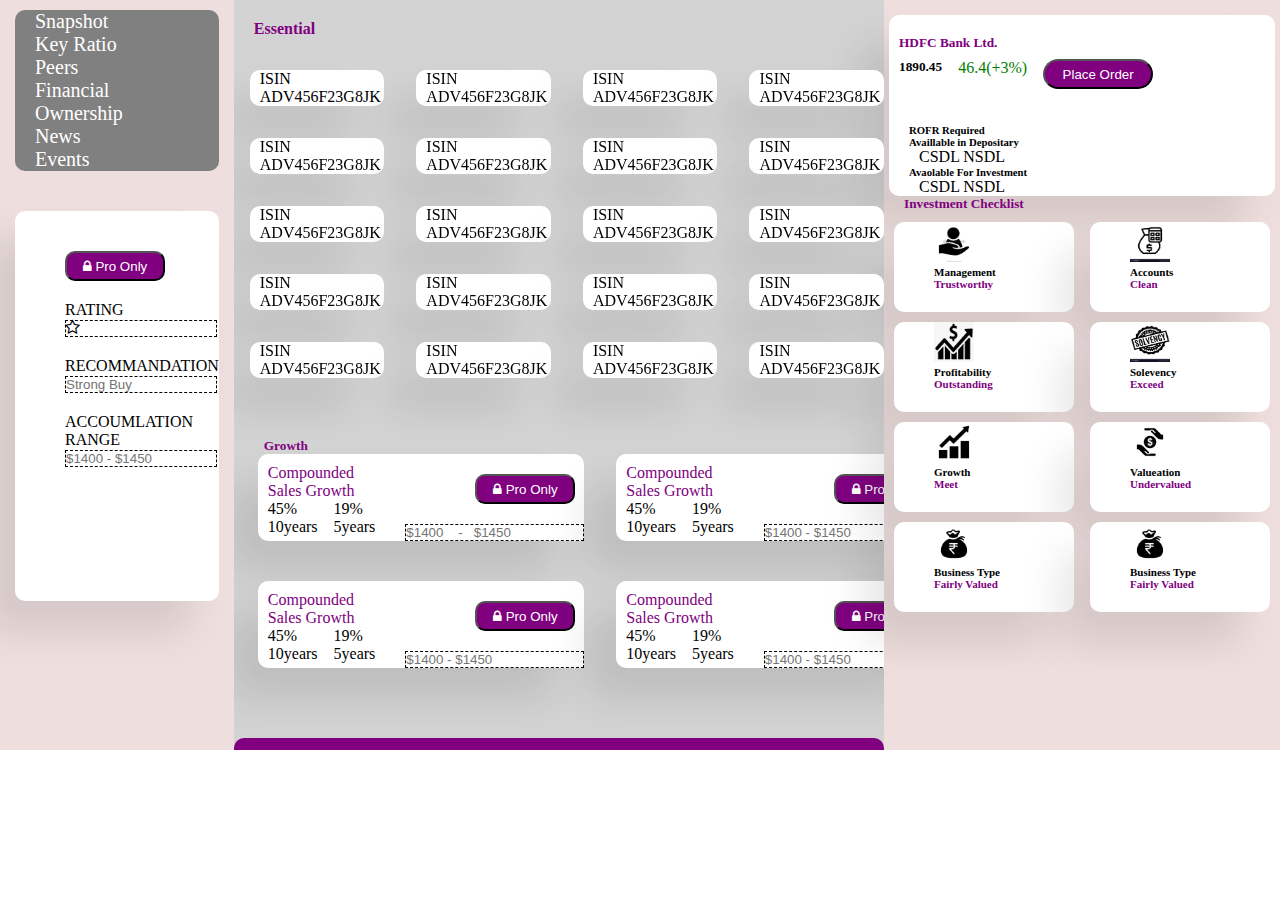
<file: inwointask_second/index.html>
<!DOCTYPE html>
<html lang="en">
  <head>
    <meta charset="UTF-8" />
    <meta http-equiv="X-UA-Compatible" content="IE=edge" />
    <meta name="viewport" content="width=device-width, initial-scale=1.0" />
    <link
      href="https://cdn.jsdelivr.net/npm/bootstrap@5.0.0-beta3/dist/css/bootstrap.min.css"
      rel="stylesheet"
      integrity="sha384-eOJMYsd53ii+scO/bJGFsiCZc+5NDVN2yr8+0RDqr0Ql0h+rP48ckxlpbzKgwra6"
      crossorigin="anonymous"
    />
    <link rel="stylesheet" href="style.css" />
    <link
      rel="stylesheet"
      href="https://stackpath.bootstrapcdn.com/font-awesome/4.7.0/css/font-awesome.min.css"
      crossorigin="anonymous"
    />
    <title>Second Task</title>
  </head>

  <body>
    <div class="wrapper">
      <!-- start sidebar1 -->
      <div class="sidebar1">
        <div class="snapshot">
          <p>Snapshot</p>
          <p>Key Ratio</p>
          <p>Peers</p>
          <p>Financial</p>
          <p>Ownership</p>
          <p>News</p>
          <p>Events</p>
        </div>
        <div class="pro-recommad">
          <div class="pro">
            <button class="pro-btn">
              <i class="fa fa-lock" aria-hidden="true"></i> Pro Only
            </button>
            <div class="form-input">
              <p>RATING</p>
              <span class="icon"
                ><i class="fa fa-star-o" aria-hidden="true"></i
              ></span>
              <input type="text" placeholder="" />
            </div>
            <div class="recoomandation">
              <p>RECOMMANDATION</p>
              <input type="text" placeholder="Strong Buy" />
            </div>
            <div class="accoumlation">
              <p>ACCOUMLATION RANGE</p>
              <input type="text" placeholder="$1400 - $1450 " />
            </div>
          </div>
        </div>
      </div>
      <!-- end sidebar -->


      <!-- start scroll-content -->
      <div class="scroll-content">

        <!-- start first-div -->
        <div class="first">
          <h4>Essential</h4>
          <div class="isin">
            <div class="isin-data">
              <p>ISIN</p>
              <p>ADV456F23G8JK</p>
              <div class="info">
                <span
                  ><i class="fa fa-info-circle" aria-hidden="true"></i
                ></span>
              </div>
            </div>
            <div class="isin-data">
              <p>ISIN</p>
              <p>ADV456F23G8JK</p>
              <div class="info">
                <span
                  ><i class="fa fa-info-circle" aria-hidden="true"></i
                ></span>
              </div>
            </div>
            <div class="isin-data">
              <p>ISIN</p>
              <p>ADV456F23G8JK</p>
              <div class="info">
                <span
                  ><i class="fa fa-info-circle" aria-hidden="true"></i
                ></span>
              </div>
            </div>
            <div class="isin-data">
              <p>ISIN</p>
              <p>ADV456F23G8JK</p>
              <div class="info">
                <span
                  ><i class="fa fa-info-circle" aria-hidden="true"></i
                ></span>
              </div>
            </div>
          </div>
          <div class="isin">
            <div class="isin-data">
              <p>ISIN</p>
              <p>ADV456F23G8JK</p>
              <div class="info">
                <span
                  ><i class="fa fa-info-circle" aria-hidden="true"></i
                ></span>
              </div>
            </div>
            <div class="isin-data">
              <p>ISIN</p>
              <p>ADV456F23G8JK</p>
              <div class="info">
                <span
                  ><i class="fa fa-info-circle" aria-hidden="true"></i
                ></span>
              </div>
            </div>
            <div class="isin-data">
              <p>ISIN</p>
              <p>ADV456F23G8JK</p>
              <div class="info">
                <span
                  ><i class="fa fa-info-circle" aria-hidden="true"></i
                ></span>
              </div>
            </div>
            <div class="isin-data">
              <p>ISIN</p>
              <p>ADV456F23G8JK</p>
              <div class="info">
                <span
                  ><i class="fa fa-info-circle" aria-hidden="true"></i
                ></span>
              </div>
            </div>
          </div>
          <div class="isin">
            <div class="isin-data">
              <p>ISIN</p>
              <p>ADV456F23G8JK</p>
              <div class="info">
                <span
                  ><i class="fa fa-info-circle" aria-hidden="true"></i
                ></span>
              </div>
            </div>
            <div class="isin-data">
              <p>ISIN</p>
              <p>ADV456F23G8JK</p>
              <div class="info">
                <span
                  ><i class="fa fa-info-circle" aria-hidden="true"></i
                ></span>
              </div>
            </div>
            <div class="isin-data">
              <p>ISIN</p>
              <p>ADV456F23G8JK</p>
              <div class="info">
                <span
                  ><i class="fa fa-info-circle" aria-hidden="true"></i
                ></span>
              </div>
            </div>
            <div class="isin-data">
              <p>ISIN</p>
              <p>ADV456F23G8JK</p>
              <div class="info">
                <span
                  ><i class="fa fa-info-circle" aria-hidden="true"></i
                ></span>
              </div>
            </div>
          </div>
          <div class="isin">
            <div class="isin-data">
              <p>ISIN</p>
              <p>ADV456F23G8JK</p>
              <div class="info">
                <span
                  ><i class="fa fa-info-circle" aria-hidden="true"></i
                ></span>
              </div>
            </div>
            <div class="isin-data">
              <p>ISIN</p>
              <p>ADV456F23G8JK</p>
              <div class="info">
                <span
                  ><i class="fa fa-info-circle" aria-hidden="true"></i
                ></span>
              </div>
            </div>
            <div class="isin-data">
              <p>ISIN</p>
              <p>ADV456F23G8JK</p>
              <div class="info">
                <span
                  ><i class="fa fa-info-circle" aria-hidden="true"></i
                ></span>
              </div>
            </div>
            <div class="isin-data">
              <p>ISIN</p>
              <p>ADV456F23G8JK</p>
              <div class="info">
                <span
                  ><i class="fa fa-info-circle" aria-hidden="true"></i
                ></span>
              </div>
            </div>
          </div>
          <div class="isin">
            <div class="isin-data">
              <p>ISIN</p>
              <p>ADV456F23G8JK</p>
              <div class="info">
                <span
                  ><i class="fa fa-info-circle" aria-hidden="true"></i
                ></span>
              </div>
            </div>
            <div class="isin-data">
              <p>ISIN</p>
              <p>ADV456F23G8JK</p>
              <div class="info">
                <span
                  ><i class="fa fa-info-circle" aria-hidden="true"></i
                ></span>
              </div>
            </div>
            <div class="isin-data">
              <p>ISIN</p>
              <p>ADV456F23G8JK</p>
              <div class="info">
                <span
                  ><i class="fa fa-info-circle" aria-hidden="true"></i
                ></span>
              </div>
            </div>
            <div class="isin-data">
              <p>ISIN</p>
              <p>ADV456F23G8JK</p>
              <div class="info">
                <span
                  ><i class="fa fa-info-circle" aria-hidden="true"></i
                ></span>
              </div>
            </div>
          </div>
        </div>
        <!-- end first-div -->

        <!-- start secon div -->
        <div class="second">
          <h5>Growth</h5>

          <div class="div2">
            <div class="Compound-data">
              <div class="compound">
                <p style="color: purple">Compounded Sales Growth</p>
                <div class="persent">
                  <p>45%<br />10years</p>
                  <p>19%<br />5years</p>
                </div>
              </div>
              <div class="btn-text">
                <button class="pro-btn">
                  <i class="fa fa-lock" aria-hidden="true"></i> Pro Only
                </button>
                <input type="text" placeholder="$1400    -   $1450 " />
              </div>
            </div>
            <div class="Compound-data">
              <div class="compound">
                <p style="color: purple">Compounded Sales Growth</p>
                <div class="persent">
                  <p>45%<br />10years</p>
                  <p>19%<br />5years</p>
                </div>
              </div>
              <div class="btn-text">
                <button class="pro-btn">
                  <i class="fa fa-lock" aria-hidden="true"></i> Pro Only
                </button>
                <input type="text" placeholder="$1400 - $1450 " />
              </div>
            </div>
          </div>
          
          <div class="div3">
            <div class="Compound-data">
              <div class="compound">
                <p style="color: purple">Compounded Sales Growth</p>
                <div class="persent">
                  <p>45%<br />10years</p>
                  <p>19%<br />5years</p>
                </div>
              </div>
              <div class="btn-text">
                <button class="pro-btn">
                  <i class="fa fa-lock" aria-hidden="true"></i> Pro Only
                </button>
                <input type="text" placeholder="$1400 - $1450 " />
              </div>
            </div>
            <div class="Compound-data">
              <div class="compound">
                <p style="color: purple">Compounded Sales Growth</p>
                <div class="persent">
                  <p>45%<br />10years</p>
                  <p>19%<br />5years</p>
                </div>
              </div>
              <div class="btn-text">
                <button class="pro-btn">
                  <i class="fa fa-lock" aria-hidden="true"></i> Pro Only
                </button>
                <input type="text" placeholder="$1400 - $1450 " />
              </div>
            </div>
          </div>

        </div>
        <!-- end second div -->

        <!-- start third div -->
        <div class="third">
          <h3>About</h3>
          <p>
            Lorem, ipsum dolor sit amet consectetur adipisicing elit. A
            voluptatibus magnam nam nisi non dolorum eos dignissimos? Ipsum
            fugit dolores consectetur quae quam, reiciendis veritatis sunt vitae
            amet ducimus quas sapiente excepturi omnis quis perspiciatis,
            voluptatibus architecto
          </p>
          <p>
            quibusdam voluptatem veniam perferendis officiis necessitatibus.
            Ullam, alias neque provident fugit fugiat sed dolor ab facilis
            mollitia aspernatur reiciendis esse atque velit pariatur.
          </p>
        </div>
        <!-- end third div -->

        <!-- start fourth div -->
        <div class="fourth">
          <h4>IPO Details</h4>
          <div class="ipo">
            <div class="date">
              <div class="open">
                <div class="feb">23<br />Feb</div>
                <div class="open-date">
                  <h5>OpenDate</h5>
                  <p>24 Dec 2019 at 9.00 AM</p>
                </div>
              </div>
              <div class="open">
                <div class="dec">23<br />Feb</div>
                <div class="open-date">
                  <h5>OpenDate</h5>
                  <p>24 Dec 2019 at 9.00 AM</p>
                </div>
              </div>
              <div class="open">
                <div class="jan">23<br />Feb</div>
                <div class="open-date">
                  <h5>OpenDate</h5>
                  <p>24 Dec 2019 at 9.00 AM</p>
                </div>
              </div>
            </div>
            <div class="sale">
              <div class="offer">
                <p>Offer For sale</p>
                <h5>$234.23cr</h5>
              </div>
              <div class="offer">
                <p>Offer For sale</p>
                <h5>$234.23cr</h5>
              </div>
              <div class="offer">
                <p>Offer For sale</p>
                <h5>$234.23cr</h5>
              </div>
              <div class="offer">
                <p>Offer For sale</p>
                <h5>$234.23cr</h5>
              </div>
              <div class="offer">
                <p>Offer For sale</p>
                <h5>$234.23cr</h5>
              </div>
              <div class="offer">
                <p>Offer For sale</p>
                <h5>$234.23cr</h5>
              </div>
              <div class="offer">
                <p>Offer For sale</p>
                <h5>$234.23cr</h5>
              </div>
            </div>
            <div class="retail">
              <div class="total-subs">
                <p>Total Subscription</p>
                <h5>(0.50x)</h5>
              </div>
              <div class="retail-data">
                <h6>Retail</h6>
                <p>23.4x</p>
              </div>
              <div class="retail-data">
                <h6>QIB</h6>
                <p>---</p>
              </div>
              <div class="retail-data">
                <h6>Non-Institutional</h6>
                <p>---</p>
              </div>
            </div>
          </div>
        </div>
        <!-- end fourth div -->

        <!-- start fifth div -->
        <div class="fifth">
          <h4>Funding</h4>
          <div class="funding">
            <div class="stage">
              <div class="maturity">
                <p>Stage</p>
                <h6>Maturity Stage</h6>
              </div>
              <div class="series">
                <p>Looking For</p>
                <h6>Series-A</h6>
              </div>
            </div>
            <div class="round">
              <div class="round-data">
                <p style="color: purple;">funding Round</p>
                <h6>Series-A</h6>
                <br />
                <h6>Series-B</h6>
                <br />
                <h6>Series-C</h6>
                <br />
                <h6>Series-D</h6>
                <br />
                <h6>Series-E</h6>
              </div>
              <div class="round-data">
                <p style="color: purple;">Date Of Investment</p>
                <h6>21 Oct 2019</h6>
                <br />
                <h6>22 Dec 2019</h6>
                <br />
                <h6>24 Jan 2019</h6>
                <br />
                <h6>25 feb 2020</h6>
                <br />
                <h6>28 Mar 2020</h6>
              </div>

              <div class="round-data">
                <p style="color: purple;">funded By</p>
                <h6>ABC Company</h6>
                <br />
                <h6>XYZ Company</h6>
                <br />
                <h6>QWE Comapny</h6>
                <br />
                <h6>ABC Company</h6>
                <br />
                <h6>XYZ Comapny</h6>
              </div>
              <div class="round-data">
                <p style="color: purple;">fund Name</p>
                <h6>A-One</h6>
                <br />
                <h6>X-Two</h6>
                <br />
                <h6>A-Three</h6>
                <br />
                <h6>Y-Two</h6>
                <br />
                <h6>S-Three</h6>
              </div>
              <div class="round-data">
                <p style="color: purple;">funding Amount</p>
                <h6>5 Million $</h6>
                <br />
                <h6>4 Million $</h6>
                <br />
                <h6>6 Million $</h6>
                <br />
                <h6>2 Million $</h6>
                <br />
                <h6>8 Million $</h6>
              </div>
            </div>
          </div>
          <button class="row-btn">+Add Row</button>
        </div>
        <!-- end fifth div -->

        <!-- start sixth div -->
        <div class="sixth">
          <h4>Merger & Acquitions</h4>
          <div class="merger-data">
            <div class="merger">
              <p style="color: purple;">Merger</p>
              <ul>
                <li>
                  Lorem, ipsum dolor sit amet consectetur adipisicing elit.
                </li>
                <li>
                  Lorem ipsum dolor, sit amet consectetur adipisicing elit.
                  Quaerat, iure!
                </li>
                <li>
                  Lorem, ipsum dolor sit amet consectetur adipisicing elit. Ut
                  possimus iste nobis esse molestiae maxime rerum, mollitia
                  alias exercitationem repellat?
                </li>
              </ul>
            </div>
            <div class="acquistions">
              <p style="color: purple;">Acquistions</p>
              <ul>
                <li>
                  Lorem, ipsum dolor sit amet consectetur adipisicing elit.
                </li>
                <li>
                  Lorem ipsum dolor, sit amet consectetur adipisicing elit.
                  Quaerat, iure!
                </li>
                <li>
                  Lorem, ipsum dolor sit amet consectetur adipisicing elit. Ut
                  possimus iste nobis esse molestiae maxime rerum, mollitia
                  alias exercitationem repellat?
                </li>
              </ul>
            </div>
            <div class="investments">
              <p style="color: purple;">Investments</p>
              <ul>
                <li>
                  Lorem, ipsum dolor sit amet consectetur adipisicing elit.
                </li>
                <li>
                  Lorem ipsum dolor, sit amet consectetur adipisicing elit.
                  Quaerat, iure!
                </li>
                <li>
                  Lorem, ipsum dolor sit amet consectetur adipisicing elit. Ut
                  possimus iste nobis esse molestiae maxime rerum, mollitia
                  alias exercitationem repellat?
                </li>
              </ul>
            </div>
          </div>
          <div class="model">
            <div class="subsidieries">
              <h4>Subsidieries</h4>
              <ul>
                <li>Lorem ipsum dolor sit, amet consectetur .</li>
                <li>Lorem ipsum dolor sit amet.</li>
                <li>Lorem ipsum dolor sit amet consectetur.</li>
              </ul>
            </div>
            <div class="business">
              <h4>Business Model</h4>
              <ul>
                <li>Lorem ipsum dolor sit, amet consectetur .</li>
                <li>Lorem ipsum dolor sit amet.</li>
                <li>Lorem ipsum dolor sit amet consectetur.</li>
              </ul>
            </div>
          </div>
        </div>
        <!-- end sixth div -->

        <!-- start seventh div -->
        <div class="seventh">
          <h4>Products & Services</h4>
          <div class="products-services">
            <div class="products">
              <div class="products-data">
                <ul>
                  <li>
                    Lorem ipsum, dolor sit amet consectetur adipisicing elit.
                    Fugit, ea.
                  </li>
                  <li>
                    Lorem ipsum, dolor sit amet consectetur adipisicing elit.
                    Fugit, ea.dolor sit amet consectetur adipisicing elit
                  </li>
                  <li>
                    Lorem ipsum, dolor sit amet consectetur adipisicing elit.
                    Fugit, ea.
                  </li>
                </ul>
              </div>
              <div class="assets">
                <h5 style="color: purple;">Assets</h5>
                <ul>
                  <li>
                    Lorem ipsum, dolor sit amet consectetur adipisicing elit.
                    Fugit, ea.
                  </li>
                  <li>
                    Lorem ipsum, dolor sit amet consectetur adipisicing elit.
                    Fugit, ea.
                  </li>
                  <li>
                    Lorem ipsum, dolor sit amet consectetur adipisicing elit.
                    Fugit, ea.
                  </li>
                </ul>
              </div>
            </div>
            <div class="revenue">
              <img src="images/chart.png" alt="" width="500" height="400" />
            </div>
          </div>
        </div>
        <!-- end seventh div -->

        <!-- start eight div -->
        <div class="eight">
          <h4>Industry Overview</h4>
          <div class="industry-overview">
            <div class="industry">
              <p>Indusrtry Statics</p>
              <ul>
                <li>
                  Lorem, ipsum dolor sit amet consectetur adipisicing elit.
                </li>
                <li>
                  Lorem ipsum dolor, sit amet consectetur adipisicing elit.
                  Quaerat, iure!
                </li>
                <li>
                  Lorem, ipsum dolor sit amet consectetur adipisicing elit. Ut
                  possimus iste nobis esse molestiae maxime rerum, mollitia
                  alias exercitationem repellat?
                </li>
              </ul>
            </div>
            <div class="future">
              <p>Future Prospects</p>
              <ul>
                <li>
                  Lorem, ipsum dolor sit amet consectetur adipisicing elit.
                </li>
                <li>
                  Lorem ipsum dolor, sit amet consectetur adipisicing elit.
                  Quaerat, iure!
                </li>
                <li>
                  Lorem, ipsum dolor sit amet consectetur adipisicing elit. Ut
                  possimus iste nobis esse molestiae maxime rerum, mollitia
                  alias exercitationem repellat?
                </li>
              </ul>
            </div>
            <div class="goverment">
              <p>Goverment Intiatives</p>
              <ul>
                <li>
                  Lorem, ipsum dolor sit amet consectetur adipisicing elit.
                </li>
                <li>
                  Lorem ipsum dolor, sit amet consectetur adipisicing elit.
                  Quaerat, iure!
                </li>
                <li>
                  Lorem, ipsum dolor sit amet consectetur adipisicing elit. Ut
                  possimus iste nobis esse molestiae maxime rerum, mollitia
                  alias exercitationem repellat?
                </li>
              </ul>
            </div>
          </div>
        </div>
        <!-- end  eight div -->

        <!-- start ninth div -->
        <div class="ninth">
          <h4>Awards & Achievements</h4>
          <ul>
            <li>
              Lorem ipsum dolor sit, amet consectetur adipisicing elit.
              Consequuntur dolore minus voluptates sit fugit porro.
            </li>
            <li>
              Lorem ipsum dolor sit, amet consectetur adipisicing elit.
              Consequuntur dolore minus voluptates sit fugit porro.
            </li>
            <li>
              Lorem ipsum dolor sit, amet consectetur adipisicing elit.
              Consequuntur dolore minus voluptates sit fugit porro.
            </li>
          </ul>
        </div>
        <!-- end ninth div -->

        <!-- start tenth div -->
        <div class="tenth">
          <div class="strenght-short">
            <div class="strength">
              <h5>Strength</h5>
              <ul>
                <li>
                  Lorem ipsum dolor sit amet, consectetur adipisicing elit.
                </li>
                <li>Lorem ipsum dolor sit amet, consectetur adipisicing.</li>
                <li>
                  Lorem ipsum dolor sit amet, consectetur adipisicing elit.
                </li>
                <li>Lorem ipsum dolor sit amet, consectetur elit.</li>
                <li>Lorem ipsum dolor sit a, consectetur adipisicing elit.</li>
              </ul>
            </div>
            <div class="shortmings">
              <h5>Shortcomings</h5>
              <ul>
                <li>
                  Lorem ipsum dolor sit amet, consectetur adipisicing elit.
                </li>
                <li>Lorem ipsum dolor sit amet, consectetur adipisicing.</li>
                <li>
                  Lorem ipsum dolor sit amet, consectetur adipisicing elit.
                </li>
                <li>Lorem ipsum dolor sit amet, consectetur elit.</li>
                <li>Lorem ipsum dolor sit a, consectetur adipisicing elit.</li>
              </ul>
            </div>
          </div>
          <div class="opportunity-threats">
            <div class="opportunity">
              <h5>Opportunity</h5>
              <ul>
                <li>
                  Lorem ipsum dolor sit amet, consectetur adipisicing elit.
                </li>
                <li>Lorem ipsum dolor sit amet, consectetur adipisicing.</li>
                <li>
                  Lorem ipsum dolor sit amet, consectetur adipisicing elit.
                </li>
                <li>Lorem ipsum dolor sit amet, consectetur elit.</li>
                <li>Lorem ipsum dolor sit a, consectetur adipisicing elit.</li>
              </ul>
            </div>
            <div class="threats">
              <h5>Threats</h5>
              <ul>
                <li>
                  Lorem ipsum dolor sit amet, consectetur adipisicing elit.
                </li>
                <li>Lorem ipsum dolor sit amet, consectetur adipisicing.</li>
                <li>
                  Lorem ipsum dolor sit amet, consectetur adipisicing elit.
                </li>
                <li>Lorem ipsum dolor sit amet, consectetur elit.</li>
                <li>Lorem ipsum dolor sit a, consectetur adipisicing elit.</li>
              </ul>
            </div>
          </div>
        </div>
        <!-- end tenth div -->

        <!-- start eleventh div -->
        <div class="eleventh">
          <div class="rating-data">
            <h5>Rating</h5>
            <div class="rating">
              <div class="star">
                <div class="star-icon">
                  <i class="fa fa-star" aria-hidden="true"></i>
                  <i class="fa fa-star" aria-hidden="true"></i>
                  <i class="fa fa-star" aria-hidden="true"></i>
                  <i class="fa fa-star" aria-hidden="true"></i>
                  <i class="fa fa-star-o" aria-hidden="true"></i>
                </div>
                <button class="pro-btn">
                  <i class="fa fa-lock" aria-hidden="true"></i> Pro Only
                </button>
              </div>
              <div class="rating-box">
                <ul>
                  <li>
                    Lorem ipsum dolor sit, amet consectetur adipisicing elit.
                  </li>
                  <li>
                    Lorem ipsum dolor sit, amet consectetur adipisicing elit.
                  </li>
                  <li>
                    Lorem ipsum dolor sit, amet consectetur adipisicing elit.
                  </li>
                  <li>
                    Lorem ipsum dolor sit, amet consectetur adipisicing elit.
                  </li>
                </ul>
              </div>
            </div>
          </div>
          <div class="detail-info">
            <h5>Detail Info</h5>
            <div class="detail-data">
              <div class="one">
                <div class="private">
                  <p>Industry Statitics</p>
                  <h6>Private Limited</h6>
                </div>
                <div class="india">
                  <p>Registered In</p>
                  <h6>India</h6>
                </div>
                <div class="last">
                  <p>lastUpdated</p>
                  <h6>12/10/2020</h6>
                </div>
              </div>
              <div class="two">
                <div class="listing-date">
                  <p>Listing Date</p>
                  <h6>02/04/2020</h6>
                </div>
                <div class="registered-date">
                  <p>Registered-date</p>
                  <h6>12/10/2020</h6>
                </div>
                <div class="stock-exchange">
                  <p>Stock Exchange Ticker</p>
                  <h6>TCS</h6>
                </div>
              </div>
              <div class="three">
                <div class="website">
                  <h6>Reg Office : 31-38 queen Street ,Hull, England</h6>
                  <h6>Website : www.companyname.com</h6>
                </div>
              </div>
            </div>
          </div>
        </div>
        <!-- end eleventh div -->
      </div>
      <!-- end scroll-content -->


      <!-- start sidebar2 -->
      <div class="sidebar2">
        <div class="hdfc">
          <div class="hdfc-bank">
            <h5>HDFC Bank Ltd.</h5>
            <!-- <i class="fa fa-bookmark-o" aria-hidden="true"></i> -->
            <div class="hdfc-data">
              <h5>1890.45</h5>
              <p>46.4(+3%)</p>
              <button type="submit">Place Order</button>
            </div>
          </div>
          <div class="required">
            <h6>ROFR Required</h6>
            <h6>Availlable in Depositary</h6>
            <p>CSDL NSDL</p>
            <h6>Avaolable For Investment</h6>
            <p>CSDL NSDL</p>
          </div>
        </div>

        <div class="invest-check">
          <h5>Investment Checklist</h5>
          <div class="profitability">
            <div class="outstanding">
              <img src="images/management.png" alt="" height="40px" width="40px" />
              <p>Management</p>
              <p style="color: purple">Trustworthy</p>
            </div>
            <div class="solevency">
              <img src="images/accounts.png" alt="" height="40px" width="40px" />
              <p>Accounts</p>
              <p style="color: purple">Clean</p>
            </div>
          </div>
          <div class="profitability">
            <div class="outstanding">
              <img src="images/profit.png" alt="" height="40px" width="40px" />
              <p>Profitability</p>
              <p style="color: purple">Outstanding</p>
            </div>
            <div class="solevency">
              <img src="images/solvency.png" alt="" height="40px" width="40px" />
              <p>Solevency</p>
              <p style="color: purple">Exceed</p>
            </div>
          </div>
          <div class="profitability">
            <div class="outstanding">
              <img src="images/growth.png" alt="" height="40px" width="40px" />
              <p>Growth</p>
              <p style="color: purple">Meet</p>
            </div>
            <div class="solevency">
              <img src="images/value.png" alt="" height="40px" width="40px" />
              <p>Valueation</p>
              <p style="color: purple">Undervalued</p>
            </div>
          </div>
          <div class="profitability">
            <div class="outstanding">
              <img src="images/busines.png" alt="" height="40px" width="40px" />
              <p>Business Type</p>
              <p style="color: purple">Fairly Valued</p>
            </div>
            <div class="solevency">
              <img src="images/busines.png" alt="" height="40px" width="40px" />
              <p>Business Type</p>
              <p style="color: purple">Fairly Valued</p>
            </div>
          </div>
        </div>
      </div>
      <!-- end sidebar2 -->
    </div>

    <script
      src="https://code.jquery.com/jquery-3.2.1.slim.min.js"
      integrity="sha384-KJ3o2DKtIkvYIK3UENzmM7KCkRr/rE9/Qpg6aAZGJwFDMVNA/GpGFF93hXpG5KkN"
      crossorigin="anonymous"
    ></script>
    <script
      src="https://cdnjs.cloudflare.com/ajax/libs/popper.js/1.12.9/umd/popper.min.js"
      integrity="sha384-ApNbgh9B+Y1QKtv3Rn7W3mgPxhU9K/ScQsAP7hUibX39j7fakFPskvXusvfa0b4Q"
      crossorigin="anonymous"
    ></script>
    <script
      src="https://maxcdn.bootstrapcdn.com/bootstrap/4.0.0/js/bootstrap.min.js"
      integrity="sha384-JZR6Spejh4U02d8jOt6vLEHfe/JQGiRRSQQxSfFWpi1MquVdAyjUar5+76PVCmYl"
      crossorigin="anonymous"
    ></script>
  </body>
</html>
</file>
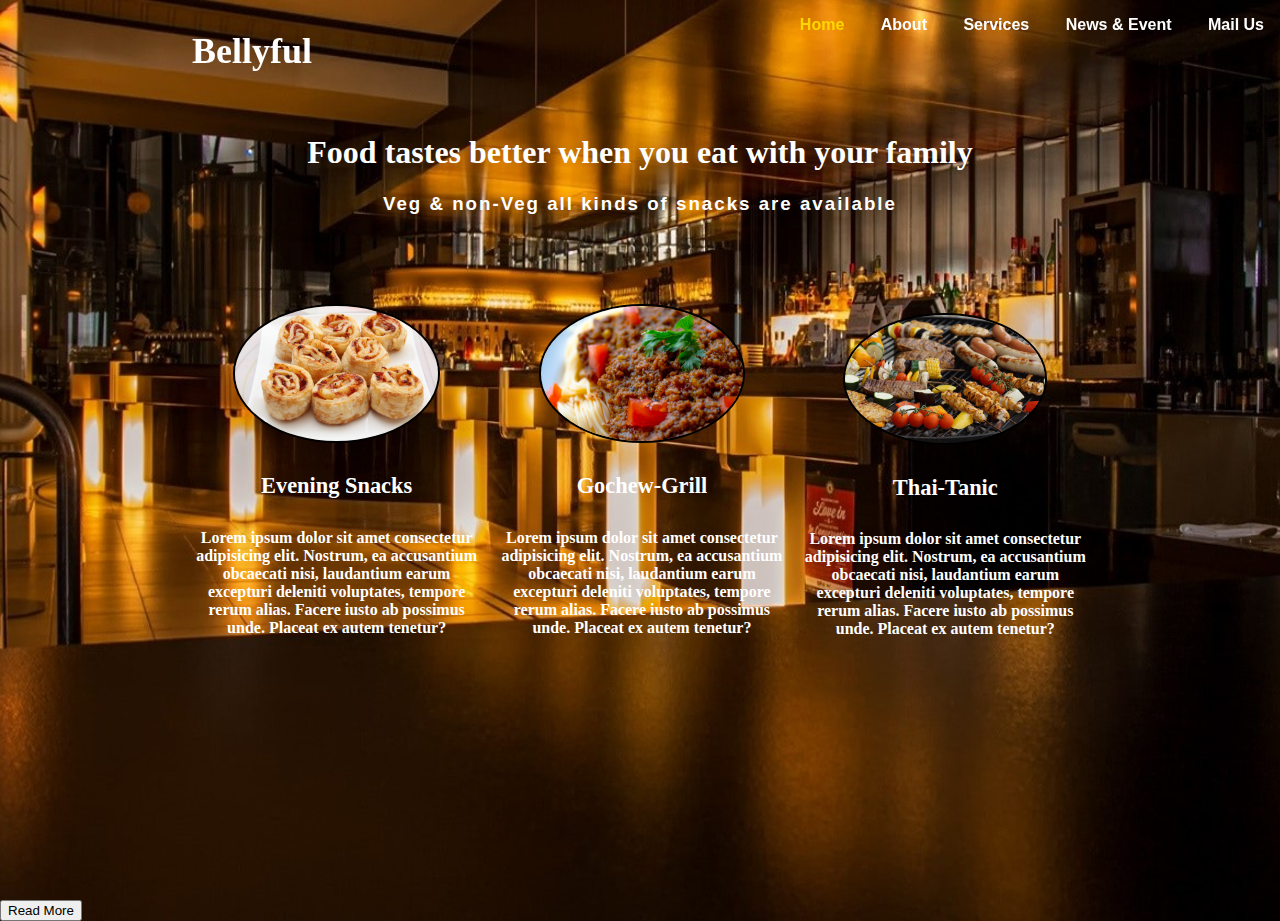
<file: restaurent/index.html>
<html lang="en">
<head>
    <meta charset="UTF-8">
    <meta name="viewport" content="width=device-width, initial-scale=1.0">
    <link rel="stylesheet" href="css/style.css">
    <title>Restaurent Web Template</title>
    <style>
        body{
            background-image:  url("awesome.jpg");
            background-size: cover;
            background-repeat: no-repeat center center fixed;
            
        }
    </style>
</head>
<body>
    <!--HEADER-->
    <header>
        <div class="head">
          <h2>Bellyful</h2>
        </div>
        <!--NAVIGATION-->
        <nav>
           <ul>
               <li><a href="#" class="active">Home</a></li>
               <li><a href="#">About</a></li>
               <li><a href="#">Services</a></li>
               <li><a href="#">News & Event</a></li>
               <li><a href="#">Mail Us</a></li>
           </ul>
        </nav>
        <!--END OF NAVIGATION-->
    </header>
    <!--END OF HEADER-->

    <!--SHOWCASE-->
    <showcase>
        <div class="container">
            <h1>Food tastes better when you eat with your family</h1>
            <h3>Veg & non-Veg all kinds of snacks are available</h3>
            <div class="catagory">
                <div class="snack">
                  <img src="project2.jpg"   alt="logo">
                  <h4>Evening Snacks</h4>
                  <p> Lorem ipsum dolor sit amet consectetur adipisicing elit. Nostrum, ea accusantium obcaecati nisi, laudantium earum excepturi deleniti voluptates, tempore rerum alias. Facere iusto ab possimus unde. Placeat ex autem tenetur?</p>
                </div>

                <div class="grill">
                  <img src="project1.jpg"  alt="logo">
                  <h4> Gochew-Grill</h4>
                  <p> Lorem ipsum dolor sit amet consectetur adipisicing elit. Nostrum, ea accusantium obcaecati nisi, laudantium earum excepturi deleniti voluptates, tempore rerum alias. Facere iusto ab possimus unde. Placeat ex autem tenetur?</p>
                </div>

                <div class="thai">
                   <img src="project.jpg" alt="logo">
                   <h4> Thai-Tanic</h4>
                   <p> Lorem ipsum dolor sit amet consectetur adipisicing elit. Nostrum, ea accusantium obcaecati nisi, laudantium earum excepturi deleniti voluptates, tempore rerum alias. Facere iusto ab possimus unde. Placeat ex autem tenetur?</p>
                </div>
            </div>
        </div>
    </showcase>
    <!--END OF SHOWCASE-->
                   <a href="#"><button class="btn">Read More</button></a>

</body>
</html>
</file>
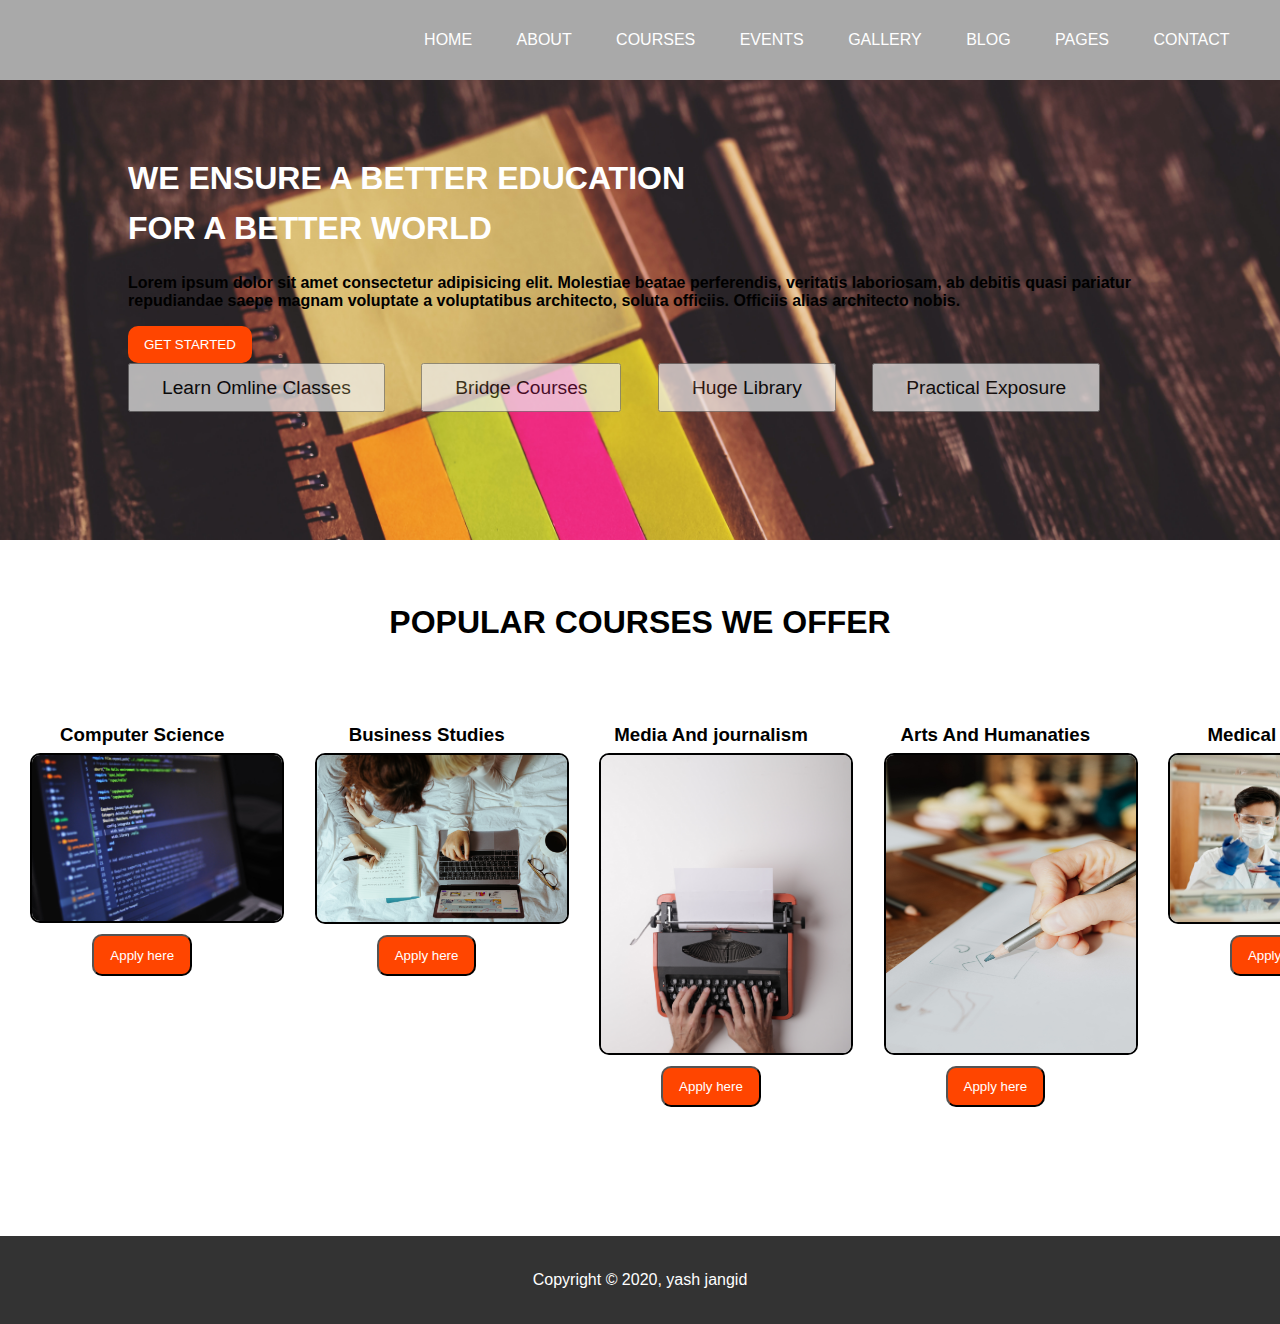
<file: school/index.html>
<html lang="en">
<head>
    <meta charset="UTF-8">
    <meta name="viewport" content="width=device-width, initial-scale=1.0">
    <link rel="stylesheet" href="css/style.css">
    <title>SCHOOL WEB TEMLPATE</title>
    
    <style>
        .wrapper{
            background-image:  url("school.jpg");
            background-size: cover;
            background-repeat: no-repeat center center fixed;
            height: 60%;
        }
    </style>
    
</head>
<body>
    <div class="wrapper">
          <!--NAVIGATION-->
        <nav>
            
            <ul>
                <li><a href="#">HOME</a></li>
                <li><a href="#">ABOUT</a></li>
                <li><a href="#">COURSES</a></li>
                <li><a href="#">EVENTS</a></li>
                <li><a href="#">GALLERY</a></li>
                <li><a href="#">BLOG</a></li>
                <li><a href="#">PAGES</a></li>
                <li><a href="#">CONTACT</a></li>
            </ul>
        </nav>
             <!--END OF NAVIGATION-->

        <div class="section">
            <h1>WE ENSURE A BETTER EDUCATION <br> FOR A BETTER WORLD</h1>
            <p>Lorem ipsum dolor sit amet consectetur adipisicing elit. Molestiae beatae perferendis, veritatis laboriosam, ab debitis quasi pariatur repudiandae saepe magnam voluptate a voluptatibus architecto, soluta officiis. Officiis alias architecto nobis.</p>
            <a href="#"><button class="btn-1">GET STARTED</button></a>

                <!--FEATURES-->
        
            <div class="feature">
                <button>Learn Omline Classes</button>
                <button>Bridge Courses</button>
                <button>Huge Library</button>
                <button>Practical Exposure</button>      
            </div>

               <!--END OF FEATURES--> 
        </div>
            <!--END OF SECTION-->
    </div>
            <!--END OF WRAPPER-->

            <!--SHOWCASE-->
            
            <showcase>
                <h1>POPULAR COURSES WE OFFER</h1>
                <div id="courses">
                    <div class="cs">
                        <h3>Computer Science</h3>
                        <img src="yash12.jpg" width="50%" alt="cs">
                        <a href="#"><button class="apply">Apply here</button></a>
                    </div>
                    <div class="business">
                        <h3>Business Studies</h3>
                        <img src="yash13.jpg" width="50%" alt="business">
                        <a href="#"><button class="apply">Apply here</button></a>
                    </div>
                    <div class="journalism">
                        <h3>Media And journalism</h3>
                        <img src="yash15.jpg" height="62%" width="50%" alt="journalism">
                        <a href="#"><button class="apply">Apply here</button></a>
                    </div>
                    <div class="arts">
                        <h3>Arts And Humanaties</h3>
                        <img src="yash16.jpg" height="62%"  width="50%" alt="arts">
                        <a href="#"><button class="apply">Apply here</button></a>
                    </div>
                    <div class="medical">
                        <h3>Medical Science</h3>
                        <img src="yash5.jpg" width="50%" alt="medical">
                        <a href="#"><button class="apply">Apply here</button></a>
                    </div>
                </div>
            </showcase>
        <!--END OF SHOWCASE-->
         
        <!--FOOTER-->
        <footer>
            <p>Copyright &copy; 2020, yash jangid</p>
        </footer>

</body>
</html>
</file>
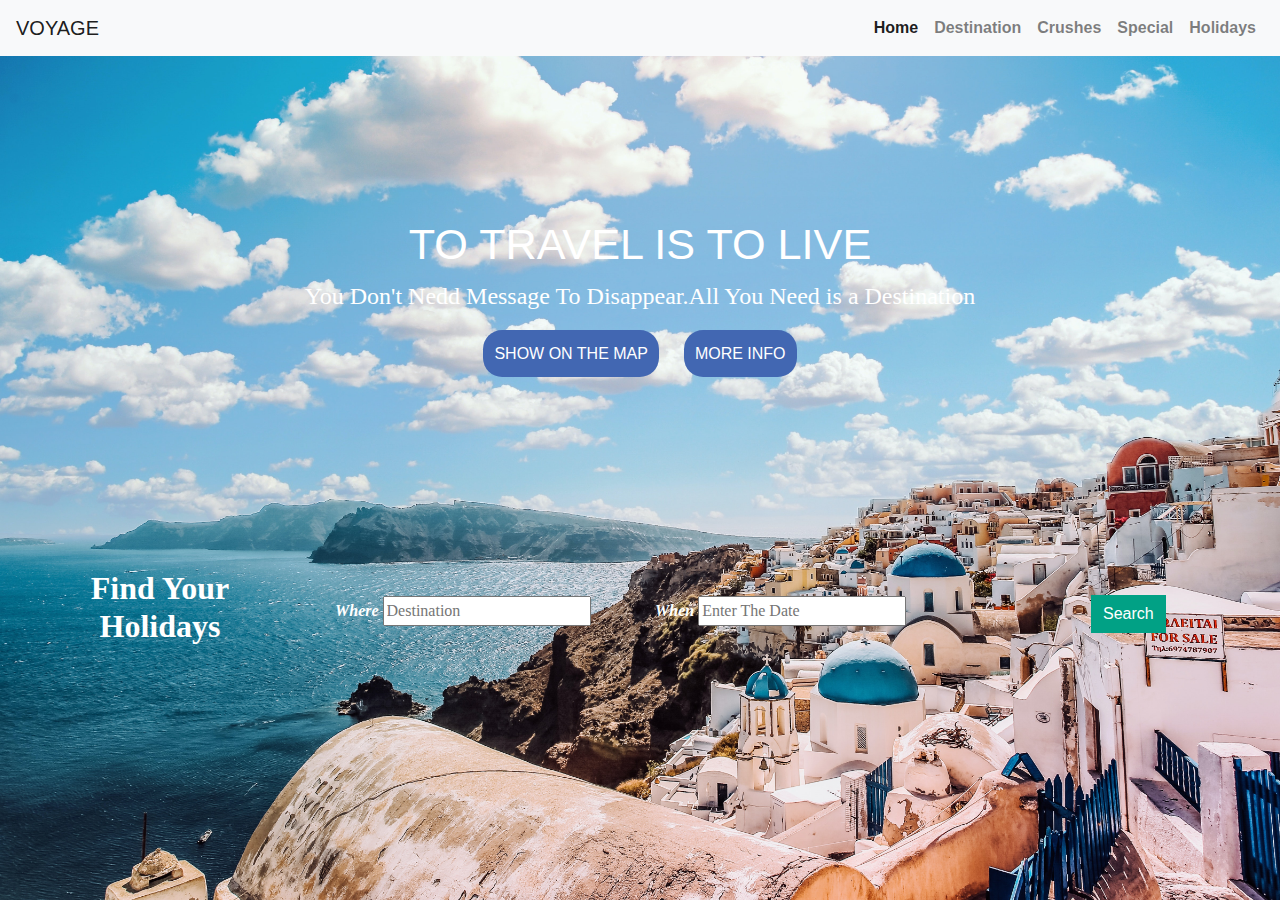
<file: travels/index.html>
<html lang="en">
<head>
    <meta charset="UTF-8">
    <meta name="viewport" content="width=device-width, initial-scale=1.0">
    <link rel="stylesheet" href="css/style.css">
    <link rel="stylesheet" href="https://maxcdn.bootstrapcdn.com/bootstrap/4.0.0/css/bootstrap.min.css" integrity="sha384-Gn5384xqQ1aoWXA+058RXPxPg6fy4IWvTNh0E263XmFcJlSAwiGgFAW/dAiS6JXm" crossorigin="anonymous">
    <title>travelling web page</title>
    <style>
        body{
            background-image:  url("yash3.jpg");
            background-size: cover;
            background-repeat: no-repeat;
            background-position:center;
        }
        </style>
</head>
<body>
       <!--HEADER-->
       <nav class="navbar navbar-expand-lg navbar-light bg-light">
        <a class="navbar-brand" href="#">VOYAGE</a>
        <button class="navbar-toggler" type="button" data-toggle="collapse" data-target="#navbarSupportedContent" aria-controls="navbarSupportedContent" aria-expanded="false" aria-label="Toggle navigation">
          <span class="navbar-toggler-icon"></span>
        </button>
      
        <div class="collapse navbar-collapse font-weight-bold" id="navbarSupportedContent">
          <ul class="navbar-nav ml-auto">
            <li class="nav-item active">
              <a class="nav-link" href="#">Home <span class="sr-only">(current)</span></a>
            </li>
            <li class="nav-item">
              <a class="nav-link" href="#">Destination</a>
            </li>
            <li class="nav-item">
                <a class="nav-link" href="#">Crushes</a>
            </li>
            <li class="nav-item">
                <a class="nav-link" href="#">Special</a>
            </li>
            <li class="nav-item">
                <a class="nav-link" href="#">Holidays</a>
            </li>
          </ul>
        </div>
      </nav>
       <!--end of header-->

       <!--showcase-->
       <showcase>
           <div class="container-fluid">
               <h2> TO TRAVEL IS TO  LIVE</h2>
               <P>You Don't Nedd Message To Disappear.All You Need is a Destination</P>
               <div class="button">
                <button class="btn1"> SHOW ON THE MAP</button>
                <button class="btn2"> MORE INFO  </button>
               </div>
           </div>
       </showcase>
       <!--end of showcase-->

       <!--footer-->
       <footer>
           <div class="container-fluid">
               <div class="formOne">
                <div class="row">
                    <div class="col-lg-3 col-md-6 col-12 d-block m-auto">
                        <h2 class="text-white font-weight-bold text-center">Find Your <br> Holidays</h2>
                    </div>
                    <div class="col-lg-3 col-md-6 col-12 d-block m-auto">
                        <div>
                            <i class="text-white font-weight-bold">Where</i>
                            <input type="text"placeholder="Destination">
                        </div>
                    </div>
                    <div class="col-lg-3 col-md-6 col-12 d-block m-auto">
                        <div>
                            <i class="text-white font-weight-bold">When</i>
                            <input type="text"placeholder="Enter The Date">
                        </div>
                    </div>
                    <div class="col-lg-3 col-md-6 col-12 d-block m-auto">
                        <a href="#" type="Button" class="btn3">Search</a>
                    </div>
                   </div>
               </div>
           </div>
       </footer>
       <!--end of footer-->

       <script src="https://code.jquery.com/jquery-3.2.1.slim.min.js" integrity="sha384-KJ3o2DKtIkvYIK3UENzmM7KCkRr/rE9/Qpg6aAZGJwFDMVNA/GpGFF93hXpG5KkN" crossorigin="anonymous"></script>
       <script src="https://cdnjs.cloudflare.com/ajax/libs/popper.js/1.12.9/umd/popper.min.js" integrity="sha384-ApNbgh9B+Y1QKtv3Rn7W3mgPxhU9K/ScQsAP7hUibX39j7fakFPskvXusvfa0b4Q" crossorigin="anonymous"></script>
       <script src="https://maxcdn.bootstrapcdn.com/bootstrap/4.0.0/js/bootstrap.min.js" integrity="sha384-JZR6Spejh4U02d8jOt6vLEHfe/JQGiRRSQQxSfFWpi1MquVdAyjUar5+76PVCmYl" crossorigin="anonymous"></script>
    
</body>
</html>
</file>
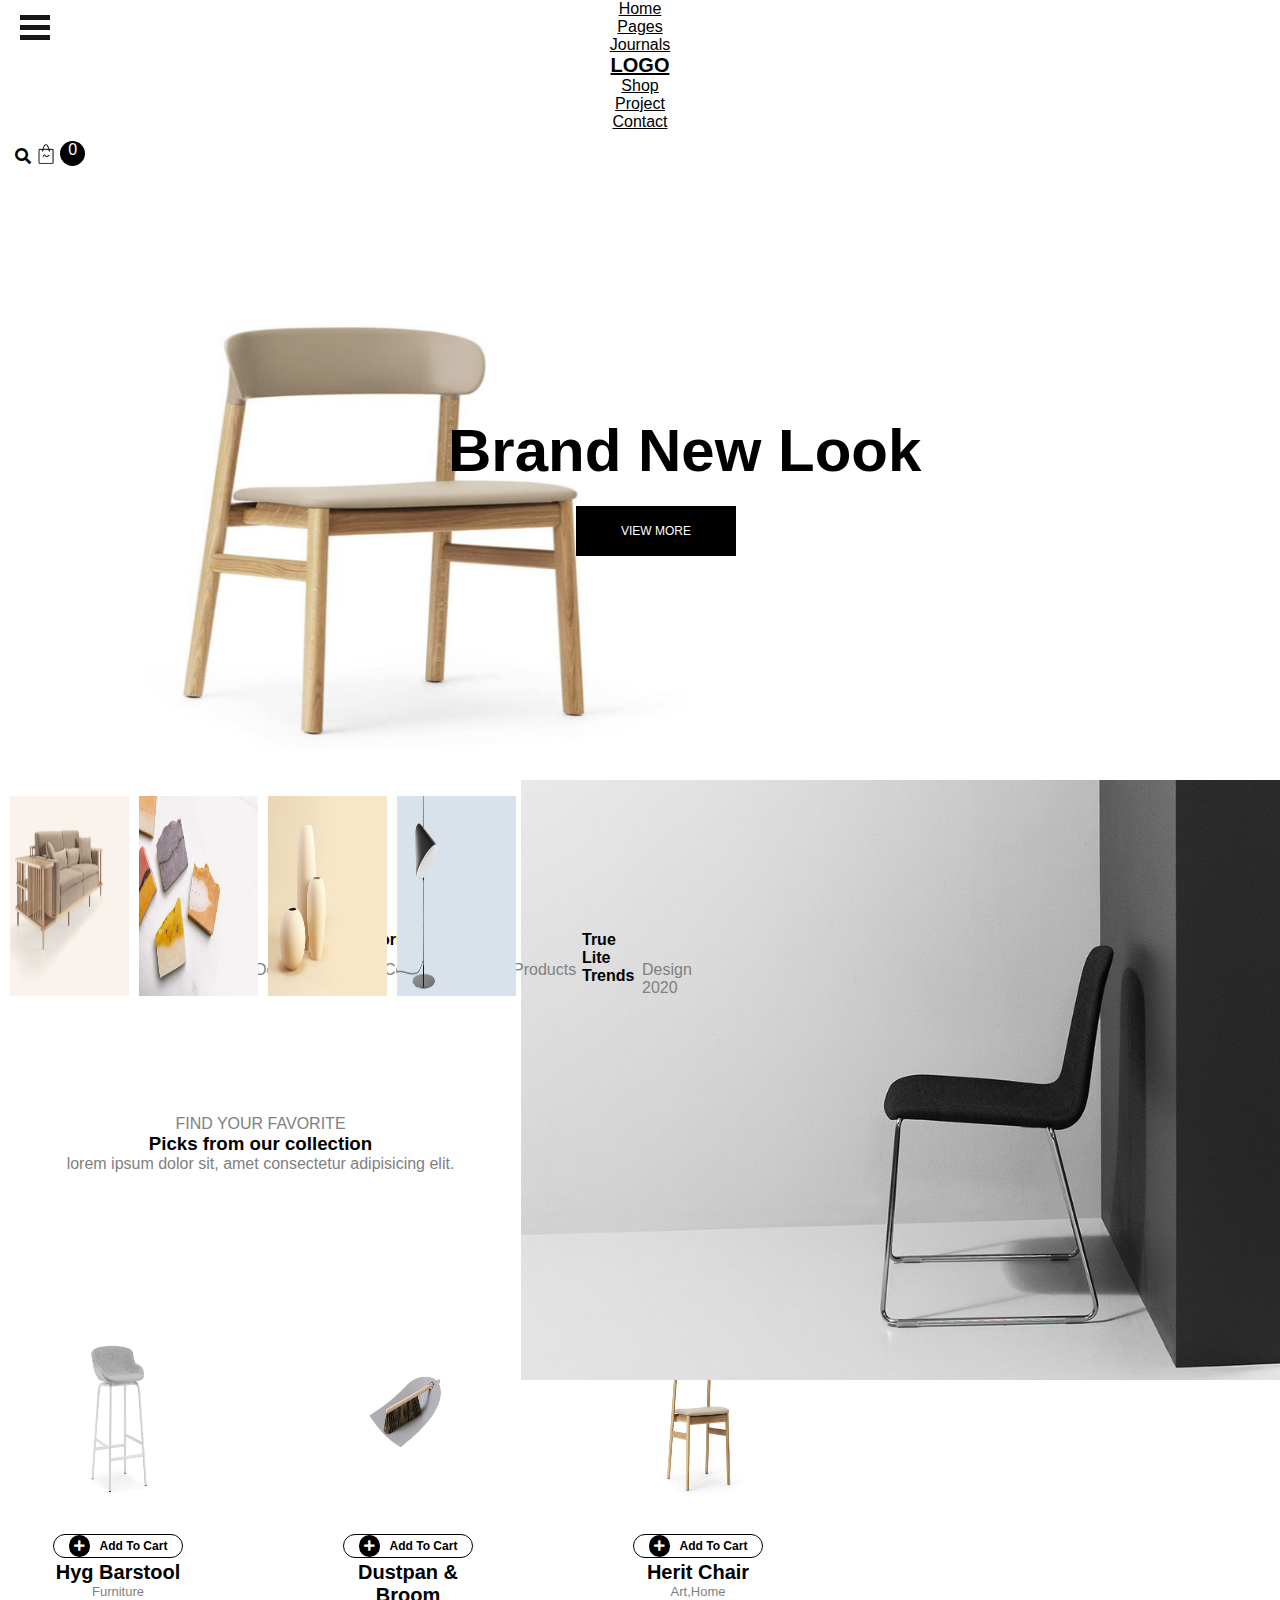
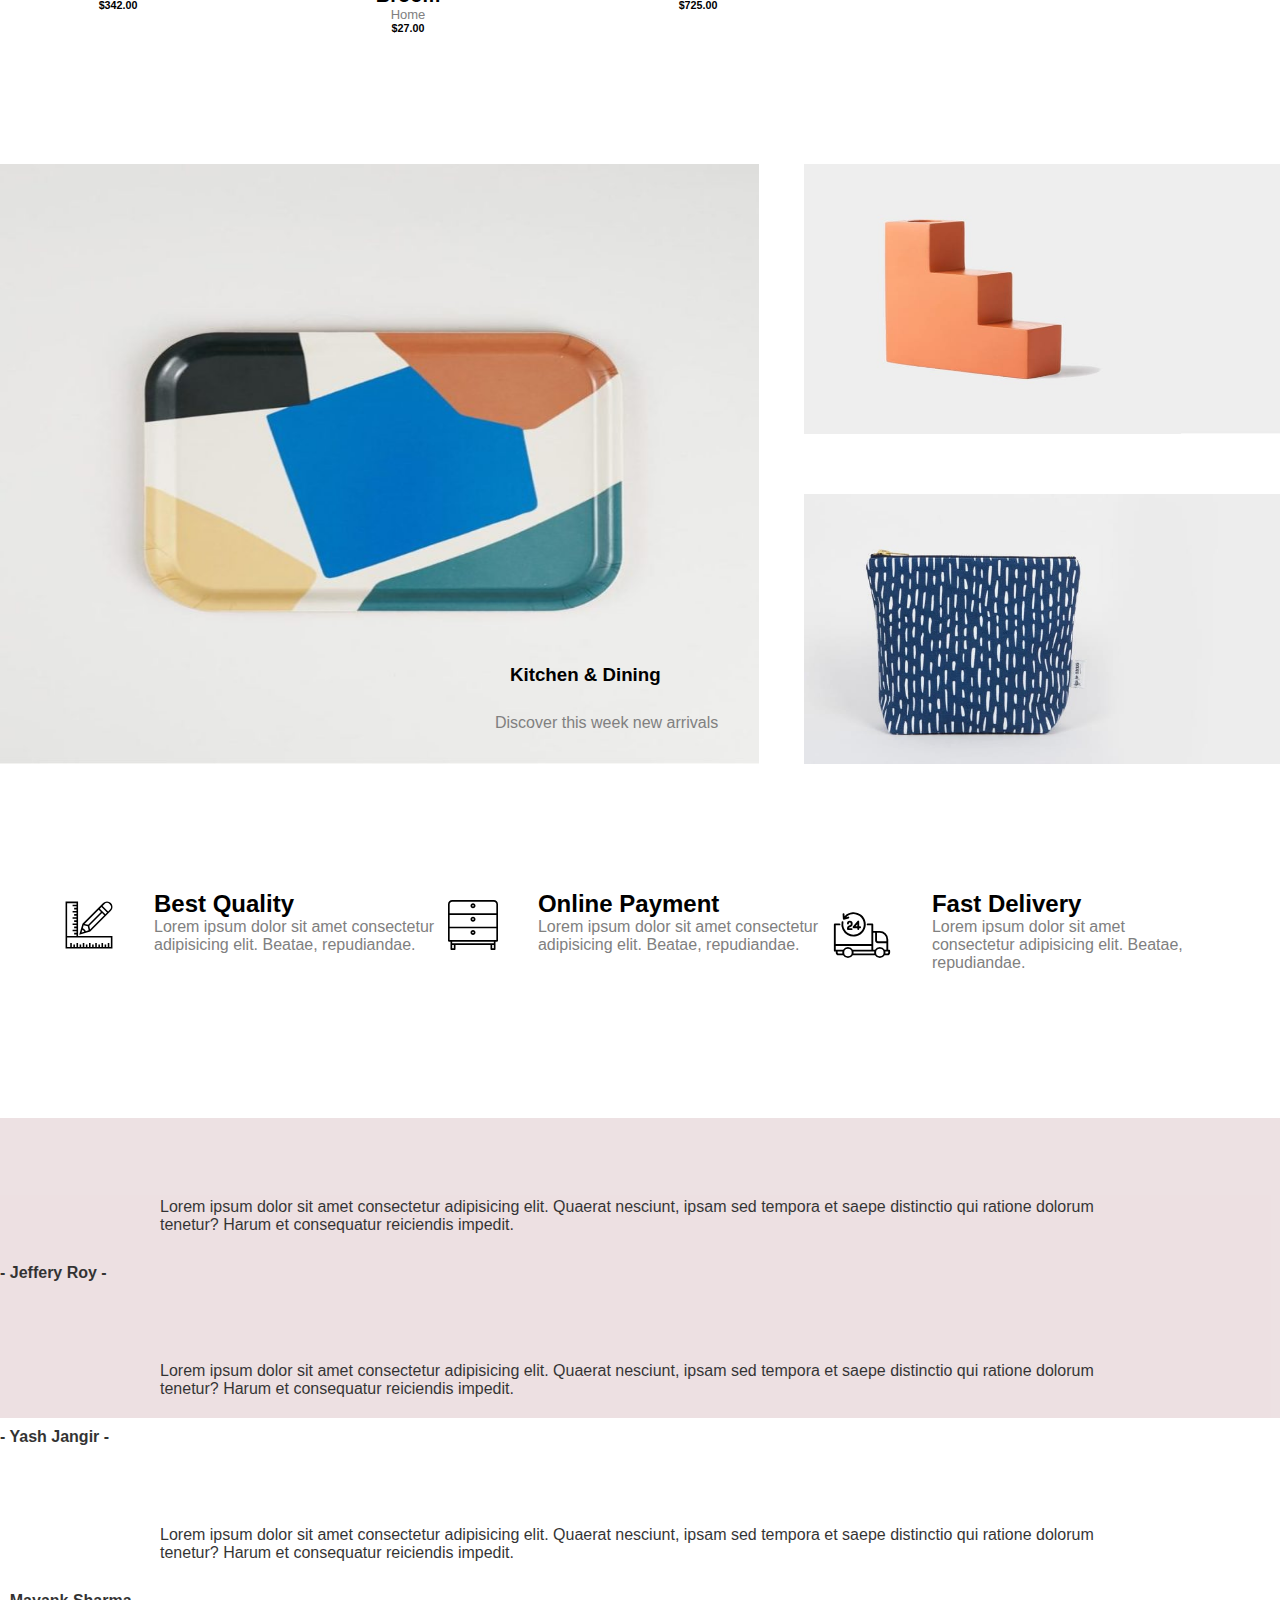
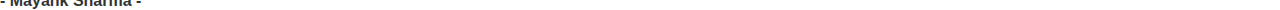
<file: Consolebit-Task/task.html>
<!DOCTYPE html>
<html lang="en">
  <head>
    <meta charset="UTF-8" />
    <meta http-equiv="X-UA-Compatible" content="IE=edge" />
    <meta name="viewport" content="width=device-width, initial-scale=1.0" />
    <link
      href="https://cdn.jsdelivr.net/npm/bootstrap@5.0.0-beta3/dist/css/bootstrap.min.css"
      rel="stylesheet"
      integrity="sha384-eOJMYsd53ii+scO/bJGFsiCZc+5NDVN2yr8+0RDqr0Ql0h+rP48ckxlpbzKgwra6"
      crossorigin="anonymous"
    />
    <link rel="stylesheet" href="style.css" />
    <link
      rel="stylesheet"
      href="https://cdnjs.cloudflare.com/ajax/libs/font-awesome/5.15.3/css/all.min.css"
    />
    <title>Task</title>
  </head>
  <body>
    <!-- start main div -->
    <div class="main">
      <!-- start navbar -->
      <nav class="navbar navbar-expand-lg navbar-light bg-light">
        <div class="container-fluid">

          <!-- sidebar start -->

          <div id="sidebar">
            <div class="toggle-btn" onclick="toggleSidebar()">
              <span></span>
              <span></span>
              <span></span>
            </div>  
            <div class="list">
              <div class="welcome-item">Welcome</div>
              <div class="item" >View Cart</div>
              <div class="item" >Account</div>
              <div class="item">Setting</div>
            </div>
          </div>

          <!-- end sidebar -->
          
          <div class="collapse navbar-collapse" id="navbarNav">
            <ul class="navbar-nav">
              <li class="nav-item">
                <a class="nav-link active" aria-current="page" href="task.html">Home</a>
              </li>
              <li class="nav-item">
                <a class="nav-link" href="task.html">Pages</a>
              </li>
              <li class="nav-item">
                <a class="nav-link" href="task.html">Journals</a>
              </li>
              <li class="nav-item">
                <a class="nav-link" href="task.html" id="logo">LOGO</a>
              </li>
              <li class="nav-item">
                <a class="nav-link" href="task.html">Shop</a>
              </li>
              <li class="nav-item">
                <a class="nav-link" href="task.html">Project</a>
              </li>
              <li class="nav-item">
                <a class="nav-link" href="task.html">Contact</a>
              </li> 
            </ul>
          </div>

          <!-- div for search icon and cart inage -->
          <div class="side">
            <i class="fas fa-search" style="padding-top: 4px"></i>
            <img src="images/cart-icon.png" alt="" />
            <div id="total-item">0</div>
          </div>
          <!-- end icon and image div -->

        </div>
      </nav>
      <!-- end navbar -->


      <!-- header start -->
      <div class="header">
        <div id="img1">
          <img src="images/product-4.jpeg" alt="load" />
        </div>
        <div id="img2">
          <img src="images/slider-img.jpeg" alt=" load" />
        </div>
        <h1>Brand New Look</h1>

        <button type="submit" class="btn">view More</button>
      </div>
      <!-- header end -->


      <!-- row div for 4 images -->
      <div class="row">
        <div class="clm">
          <img src="images/img4.jpeg" alt=" load" />
          <h4>Sofa Lounge</h4>
          <p>Decoration</p>
        </div>

        <div class="clm">
          <img src="images/img3.jpeg" alt="load" />
          <h4>Accessories</h4>
          <p>Collection</p>
        </div>

        <div class="clm">
          <img src="images/img2.jpeg" alt="load" />
          <h4>New Items</h4>
          <p>Products</p>
        </div>

        <div class="clm">
          <img src="images/img1.jpeg" alt="load" />
          <h4>True Lite Trends</h4>
          <p>Design 2020</p>
        </div>
      </div>
      <!-- end row div -->

      
      <!-- find div for text area -->
      <div class="find">
        <p>find your Favorite</p>
        <h3>Picks from our collection</h3>
        <p class="dummy-text">
          Lorem ipsum dolor sit, amet consectetur adipisicing elit.
        </p>
      </div>
      <!-- end find div -->

      <!-- start cart div -->
      <div class="cart">
        <div class="cart-data">
          <div class="cart-img">
            <img src="images/product-1.jpeg" alt="load" />
          </div>
          <div class="cart-des">
            <button type="submit" class="btn add-to-cart">
              <span class="add-icon"> <i class="fas fa-plus"></i></span>Add To
              Cart
            </button>
            <h3>Block Table</h3>
            <p>Style</p>
            <h6>$230.00</h6>
          </div>
        </div>
        <div class="cart-data">
          <div class="cart-img">
            <img src="images/product-2.jpeg" alt="" />
          </div>
          <div class="cart-des">
            <button type="submit" class="btn add-to-cart">
              <span class="add-icon"> <i class="fas fa-plus"></i></span>Add To
              Cart
            </button>
            <h3>Hyg Barstool</h3>
            <p>Furniture</p>
            <h6>$342.00</h6>
          </div>
        </div>
        <div class="cart-data">
          <div class="cart-img">
            <img src="images/product-3.jpeg" alt="" />
          </div>
          <div class="cart-des">
            <button type="submit" class="btn add-to-cart">
              <span class="add-icon"> <i class="fas fa-plus"></i></span>Add To
              Cart
            </button>
            <h3>Dustpan & Broom</h3>
            <p>Home</p>
            <h6>$27.00</h6>
          </div>
        </div>
        <div class="cart-data">
          <div class="cart-img">
            <img src="images/product-4.jpeg" alt="" />
          </div>
          <div class="cart-des">
            <button type="submit" class="btn add-to-cart">
              <span class="add-icon"> <i class="fas fa-plus"></i></span>Add To
              Cart
            </button>
            <h3>Herit Chair</h3>
            <p>Art,Home</p>
            <h6>$725.00</h6>
          </div>
        </div>
      </div>
      <!-- end cart div -->


      <!-- kitchen accessories and texttile div -->
      <div class="kitchen">
        <div class="kitchen-dining">
          <img src="images/banner-1.jpeg" alt="load" />
          <h3>Kitchen & Dining</h3>
          <p>Discover this week new arrivals</p>
        </div>
        <div class="acc-text">
          <div class="acc-text-pic1">
            <img
              src="images/banner-2.jpeg"
              alt="load"
              style="height: 270px; width: 700px"
            />
            <h3>Accessories</h3>
            <p>Express your pesonal style</p>
          </div>
          <div class="acc-text-pic2">
            <img
              src="images/banner-3.jpeg"
              alt="load"
              style="height: 270px; width: 700px"
            />
            <h3>Texttiles</h3>
            <p>New arrivals on texttiles</p>
          </div>
        </div>
      </div>
      <!-- end kitchen accessories and texttile div -->


      <!-- this div containes svg images and text area -->
      <div class="shop-details">
        <div class="item1">
          <div class="ruler-img">
            <svg
              xmlns="http://www.w3.org/2000/svg"
              viewBox="0 0 64 64"
              width="50"
              height="50"
            >
              <g id="Ruler_and_pencil" data-name="Ruler and pencil">
                <path
                  d="M18,2H2V62H62V46H18ZM4,4H16V6H11V8h5v2H13v2h3v2H11v2h5v2H13v2h3v2H11v2h5v2H13v2h3v2H11v2h5v2H13v2h3v2H11v2h5v2H13v2h3v2H4ZM60,48V60H58V55H56v5H54V57H52v3H50V55H48v5H46V57H44v3H42V55H40v5H38V57H36v3H34V55H32v5H30V57H28v3H26V55H24v5H22V57H20v3H18V55H16v5H14V57H12v3H10V55H8v5H4V48Z"
                ></path>
                <path
                  d="M60.012,13.887a7,7,0,0,0-9.9-9.9L23.647,30.452,19.523,44.477l14.024-4.125ZM26.364,37.636a7.933,7.933,0,0,0-2.278-1.586l1.054-3.581,5.309,1.052,1.077,5.341L27.95,39.914A7.941,7.941,0,0,0,26.364,37.636ZM47.285,15.3,31,31.591l-4.721-.936L44.456,12.473ZM33.339,37.732l-.949-4.708L48.7,16.715l2.828,2.829ZM51.526,5.4A5,5,0,0,1,58.6,12.473L56.477,14.6,49.405,7.523Zm3.536,10.607L52.941,18.13l-3.535-3.536L45.87,11.059l2.121-2.121ZM23.513,38A5.8,5.8,0,0,1,26,40.487l-3.524,1.036Z"
                ></path>
              </g>
            </svg>
          </div>
          <div class="Ruler-text">
            <h2>Best Quality</h2>
            <p>
              Lorem ipsum dolor sit amet consectetur adipisicing elit. Beatae,
              repudiandae.
            </p>
          </div>
        </div>
        <div class="item2">
          <div class="ruler-img">
            <svg
              xmlns="http://www.w3.org/2000/svg"
              xmlns:xlink="http://www.w3.org/1999/xlink"
              id="Capa_1"
              x="0px"
              y="0px"
              viewBox="0 0 480 480"
              width="50"
              height="50"
              style="enable-background: new 0 0 480 480"
              xml:space="preserve"
            >
              <g>
                <g>
                  <g>
                    <path
                      d="M440,0H40C17.92,0.026,0.026,17.92,0,40v352c0,4.418,3.582,8,8,8h16v72c0,4.418,3.582,8,8,8h32c4.418,0,8-3.582,8-8v-40 h336v40c0,4.418,3.582,8,8,8h32c4.418,0,8-3.582,8-8v-72h16c4.418,0,8-3.582,8-8V40C479.974,17.92,462.08,0.026,440,0z M56,464 H40v-32h16V464z M440,464h-16v-32h16V464z M440,416H40v-16h400V416z M464,384H16V272h448V384z M464,256H16V144h448V256z M464,128 H16V40c0-13.255,10.745-24,24-24h400c13.255,0,24,10.745,24,24V128z"
                    ></path>
                    <path
                      d="M240,336c13.255,0,24-10.745,24-24s-10.745-24-24-24s-24,10.745-24,24S226.745,336,240,336z M240,304 c4.418,0,8,3.582,8,8s-3.582,8-8,8s-8-3.582-8-8S235.582,304,240,304z"
                    ></path>
                    <path
                      d="M240,208c13.255,0,24-10.745,24-24s-10.745-24-24-24s-24,10.745-24,24S226.745,208,240,208z M240,176 c4.418,0,8,3.582,8,8s-3.582,8-8,8s-8-3.582-8-8S235.582,176,240,176z"
                    ></path>
                    <path
                      d="M240,32c-13.255,0-24,10.745-24,24s10.745,24,24,24s24-10.745,24-24S253.255,32,240,32z M240,64c-4.418,0-8-3.582-8-8 s3.582-8,8-8s8,3.582,8,8S244.418,64,240,64z"
                    ></path>
                  </g>
                </g>
              </g>
            </svg>
          </div>
          <div class="Ruler-text">
            <h2>Online Payment</h2>
            <p>
              Lorem ipsum dolor sit amet consectetur adipisicing elit. Beatae,
              repudiandae.
            </p>
          </div>
        </div>
        <div class="item3">
          <div class="ruler-img">
            <svg
              xmlns="http://www.w3.org/2000/svg"
              viewBox="0 0 64 64"
              width="60"
              height="60"
            >
              <g id="_24_Hr" data-name="24 Hr">
                <path
                  d="M61,53H60V42a9.01,9.01,0,0,0-9-9H44V26a1,1,0,0,0-1-1H38a1,1,0,0,0,0,2h4V47H4V27H8a1,1,0,0,0,0-2H3a1,1,0,0,0-1,1V54a1,1,0,0,0,1,1H4v1a3,3,0,0,0,3,3h4.812a5.986,5.986,0,0,0,10.376,0H45.812a5.986,5.986,0,0,0,10.376,0H59a3,3,0,0,0,3-3V54A1,1,0,0,0,61,53ZM58,42v2H49a1,1,0,0,1-1-1V35h3A7.008,7.008,0,0,1,58,42ZM46,35v8a3,3,0,0,0,3,3h9v7H56.188a5.986,5.986,0,0,0-10.376,0H44V35ZM42,49v4H22.188a5.986,5.986,0,0,0-10.376,0H4V49ZM7,57a1,1,0,0,1-1-1V55h5.09a5.6,5.6,0,0,0,0,2Zm10,3a4,4,0,1,1,4-4A4,4,0,0,1,17,60Zm5.91-3a5.6,5.6,0,0,0,0-2H45.09a5.6,5.6,0,0,0,0,2ZM51,60a4,4,0,1,1,4-4A4,4,0,0,1,51,60Zm9-4a1,1,0,0,1-1,1H56.91a5.6,5.6,0,0,0,0-2H60Z"
                ></path>
                <path
                  d="M19.447,26.658l-1.789.895A2.984,2.984,0,0,0,16,30.236V31a1,1,0,0,0,1,1h4a1,1,0,0,0,0-2H18.027a1,1,0,0,1,.526-.658l1.789-.895A2.984,2.984,0,0,0,22,25.764V25a3,3,0,0,0-6,0,1,1,0,0,0,2,0,1,1,0,0,1,2,0v.764A.994.994,0,0,1,19.447,26.658Z"
                ></path>
                <path
                  d="M28.341,22.06a1,1,0,0,0-1.11.3l-5,6A1,1,0,0,0,23,30h4v1a1,1,0,0,0,2,0V30h1a1,1,0,0,0,0-2H29V23A1,1,0,0,0,28.341,22.06ZM27,28H25.135L27,25.762Z"
                ></path>
                <path
                  d="M16.5,37.258A13,13,0,1,0,13.439,17.2l-.127-2.093a1,1,0,1,0-2,.121l.294,4.83c0,.029.02.053.024.081a.992.992,0,0,0,.071.246,1.164,1.164,0,0,0,.069.142.973.973,0,0,0,.171.192c.03.028.046.066.079.09.016.011.036.015.052.026s.019.021.032.028.049.013.072.024a1.029,1.029,0,0,0,.24.081.912.912,0,0,0,.115.017c.025,0,.048.012.073.012a.99.99,0,0,0,.259-.034l4.83-1.294a1,1,0,0,0-.517-1.932l-1.991.533a10.971,10.971,0,1,1-3,5.679,1,1,0,1,0-1.964-.372A13.013,13.013,0,0,0,16.5,37.258Z"
                ></path>
              </g>
            </svg>
          </div>
          <div class="Ruler-text">
            <h2>Fast Delivery</h2>
            <p>
              Lorem ipsum dolor sit amet consectetur adipisicing elit. Beatae,
              repudiandae.
            </p>
          </div>
        </div>
      </div>
      <!-- end div  svg images and text area  -->



      <!-- footer div for carousel -->
      <div class="footer">
        <div
          id="carouselExampleControls"
          class="carousel slide"
          data-ride="carousel"
        >
          <div class="carousel-inner">
            <div class="carousel-item active">
              <div class="carousel-caption">
                <blockquote class="quote">
                  Lorem ipsum dolor sit amet consectetur adipisicing elit.
                  Quaerat nesciunt, ipsam sed tempora et saepe distinctio qui
                  ratione dolorum tenetur? Harum et consequatur reiciendis
                  impedit.
                </blockquote>
                <h4>- Jeffery Roy -</h4>
              </div>
            </div>

            <div class="carousel-item">
              <div class="carousel-caption">
                <blockquote class="quote">
                  Lorem ipsum dolor sit amet consectetur adipisicing elit.
                  Quaerat nesciunt, ipsam sed tempora et saepe distinctio qui
                  ratione dolorum tenetur? Harum et consequatur reiciendis
                  impedit.
                </blockquote>
                <h4>- Yash Jangir -</h4>
              </div>
            </div>
            <div class="carousel-item">
              <div class="carousel-caption">
                <blockquote class="quote">
                  Lorem ipsum dolor sit amet consectetur adipisicing elit.
                  Quaerat nesciunt, ipsam sed tempora et saepe distinctio qui
                  ratione dolorum tenetur? Harum et consequatur reiciendis
                  impedit.
                </blockquote>
                <h4>- Mayank Sharma -</h4>
              </div>
            </div>
          </div>
          <a
            class="carousel-control-prev"
            href="#carouselExampleControls"
            role="button"
            data-slide="prev"
          >
            <span class="carousel-control-prev-icon" aria-hidden="true"></span>
            <span class="sr-only">Previous</span>
          </a>
          <a
            class="carousel-control-next"
            href="#carouselExampleControls"
            role="button"
            data-slide="next"
          >
            <span class="carousel-control-next-icon" aria-hidden="true"></span>
            <span class="sr-only">Next</span>
          </a>
        </div>
      </div>
      <!-- end footer -->

    </div>
    <!-- end main div -->
    <script src="script.js"></script>

    <script
      src="https://code.jquery.com/jquery-3.2.1.slim.min.js"
      integrity="sha384-KJ3o2DKtIkvYIK3UENzmM7KCkRr/rE9/Qpg6aAZGJwFDMVNA/GpGFF93hXpG5KkN"
      crossorigin="anonymous"
    ></script>
    <script
      src="https://cdnjs.cloudflare.com/ajax/libs/popper.js/1.12.9/umd/popper.min.js"
      integrity="sha384-ApNbgh9B+Y1QKtv3Rn7W3mgPxhU9K/ScQsAP7hUibX39j7fakFPskvXusvfa0b4Q"
      crossorigin="anonymous"
    ></script>
    <script
      src="https://maxcdn.bootstrapcdn.com/bootstrap/4.0.0/js/bootstrap.min.js"
      integrity="sha384-JZR6Spejh4U02d8jOt6vLEHfe/JQGiRRSQQxSfFWpi1MquVdAyjUar5+76PVCmYl"
      crossorigin="anonymous"
    ></script>

  </body>
</html>
</file>
<file: beach/css/style.css>
body{
    margin:0;
    font-family: Arial, "Helvetica Neue",Helvetica, sans-serif;
    font-size: 17px;
    color: #926239;
    line-height: 1.6;
}
#showcase{
    background-image: url('../img/beach.jpg');
    height: 100vh;
    background-size: cover;
    background-position: center;
    display: flex;
    flex-direction: column;
    text-align: center;
    justify-content: center;
    align-items: center;
    padding:0 20px;
}
#showcase h1{
    font-size: 50px;
    line-height: 1.2;
}
#showcase p{
    font-size: 20px;
}
#showcase .button{
    font-size: 18px;
    text-decoration: none;
    color: #926239;
    border:#926239 1px solid;
    padding:10px 20px;
    border-radius: 10px;
    margin-top: 20px;
}
#showcase .button:hover{
    background:#926239 ;
    color:#fff;
}
#section-a{
    padding:20px;
    background:#926239 ;
    color:#fff;
    text-align: center;
}
#section-b{
    padding:20px;
    background:#f4f4f4 ;
    text-align: center;
}
#section-c{
    display: flex;
}
#section-c div{
    padding: 20px;
}
#section-c .box-1, #section-c .box-3{
    background:#926239;
    color:#fff;

}
#section-c .box2{
    background: #f9f9f9;
}
</file>
<file: business/css/style.css>
body{
    margin: 0;
    padding: 0;
    font-family: sans-serif;
}

header{
    width: 90%;
    overflow:hidden;
    margin: auto;
}

.head{
    color:#fff ;
    font-size: 1.5rem;
    float: left;
    word-spacing: 0.7rem;
}

nav{
    float: right;
    margin-top: 1.8rem;
    font-size: 1rem;
}
nav li a:hover{
    color:orange;
    transition: all 0.5s ease-in;
}

ul{
    border-left: 3px solid coral;
}

li{
    display: inline;
    padding-right: 1.7rem;
}
li a{
    text-decoration: none;
    font-weight: bold;
    color: #fff;
}

.quote{
    background-color: #E8290B;
    padding: 0.5rem 1rem;
    border-radius: 1.3rem;
}

.container{
    width: 55%;
    margin: auto;
    overflow: hidden;
    margin-top: 5rem;
}

showcase h1{
    font-size: 4rem;
    color: #fff;
    margin-bottom: 0;
}

showcase h3{
    font-size: 2rem;
    color: #fff;
    letter-spacing: 0.2rem;
    margin-top: 0.5rem;
}

showcase p{
    font-family: cursive;
    color:black;
    font-size: 1.2rem;    
}

a button{
    background-color: transparent;
    color:#fff;
    border: 2px solid white;
    border-radius: 1.3rem;
    padding: 0.7rem 1rem;
    margin-top: 1.2rem;
}

aside{
    width:90%;
    margin: auto;
    color: orange;
    font-size: 1.5rem;
    text-align: right;
}

.price{
    color:gold;
    font-size: 3rem;
    padding-left: 0.7rem;
}
</file>
<file: grid/css/style.css>
*{
    margin:0;
    padding:0;
    box-sizing: border-box;
}
body{
    margin:0;
    padding:0;
    box-sizing: border-box;
    font-family: Arial, "Helvetica Neue",Helvetica, sans-serif;
    font-size: 17px;

}
.first{
    display: flex;
    justify-content: space-around;
    align-items: center;
    margin-top: 20px;
    width:100%;
}
.first .box-1{
    
    font-size: 20px;
    text-decoration: none;
    
    border:#926239 1px solid;
    padding:10px 20px;
    box-sizing: border-box;
    width: 250px;
    text-align: center;
}

.box{
    text-decoration: none;
    color: #926239;
}
.second{
    display:flex;
    width:100%;
    justify-content: space-around;
    margin-top: 20px;
    
}
.second .box-2{
    display: flex;
    flex-direction: column;
    width:65%;
    background-color: #926239;
    height:80vh;
    justify-content:center;
    align-items: start;
    color: #fff;
    background:url(../img/showcase.jpg);
    background-size: cover;
    background-position: center;

}

.second h1 {
    font-size: 4rem;
    margin-bottom: 0;
    color: var(--light);
  }

  .second p {
    font-size: 1.3rem;
    margin-top: 0;
    color: var(--light);
  }

.second .box-3{
    box-shadow: var(--shadow);
    background: var(--primary);
    width:30%;
    height:80vh;
    justify-content: center;
    align-items: center;
    justify-items: center;
}
.second .box-5{
    display: flex;
    flex-direction: column;
    background-color: red;
    height:35vh;
    margin-top: 5vh;
    justify-content: center;
    align-items: center;
}
.second .box-4{
    display: flex;
    flex-direction: column;
    height:35vh;
    background-color: yellow; 
    margin-top: 2.5vh;  
    justify-content: center;
    align-items: center;
}
.second.price {
    font-size: 2.5rem;
  }

.third{
    display:flex;
    width:100%;
    justify-content: space-around;
    align-items: center;
    margin-top: 80px;
    height:40%;

}
.third .box-6{
    width:22%;
    background-color: red;
    height:40vh;
    padding:20px;
    margin: 10px;
}
.third .box-7{
    width:22%;
    background-color: orange;
    height:40vh;
    padding:20px;
    margin: 10px;
}
.third .box-8{
    width:22%;
    background-color:pink;
    height:40vh;
    padding:20px;
    margin: 10px;
}
.third .box-9{
    width:22%;
    background-color:blue;
    height:40vh;
    padding:20px;
    margin: 10px;
}
</file>
<file: GYM website/css/style.css>
*{
    margin:0;
    padding:0;
}
body{
    font-family: Arial, Helvetica, sans-serif;
    font-size:20px;
}
header{
    background-color: grey;
    width: 100%;
    height: 60px;
    position: fixed;
}
.head{
    color:black;
    font-size:2rem;
    float: left;
    font-family:cursive;
    padding:5px;
}
nav{
    float:right;
}
nav li{
    display:inline;
    padding:1.5rem;
}
nav li a{
    color:#fff;
    text-decoration:none;
    font-size:2rem;
    margin-top:2px;
    font-family:cursive;
}
nav li a:hover{
    color:yellow;
    border-bottom:2px solid gold;
    font-size: 1.2rem;
    padding: 15px 0;
    transition: all 0.5s ease-in;
}
img {
    height: 100vh;
    width:100%
}
section{
    margin:5rem 5rem;
    display:flex;
    justify-content: space-between;
    text-align:center;
}
.plan b{
    border-radius: 60%;
    background-color: #E44236;
    font-size:40px;
}
.box{
    padding:0.7rem;
    background-color: lightcyan;
}
.box p{
    font-family:cursive;
}
.btn{
    background-color: #E44236;
    color:#fff;
    padding: 0.7rem 1rem;
    border:none;
    border-radius:10px;
    font-size:20px;
}
footer p{
    background-color:black;
    color: white;
    text-align:center;
    font-size:20px;
    padding: 20px;
}


@media all and (max-width:400px){
    nav {
        display: none;
    }
}
</file>
<file: health/css/style.css>
@import url('https://fonts.googleapis.com/css2?family=Roboto:wght@300;400&display=swap');

* {
  box-sizing: border-box;
  margin: 0;
  padding: 0;
}

body {
  background: #333;
  color: #fff;
  font-family: 'Roboto', sans-serif;
}

h2 {
  font-size: 45px;
  font-weight: 300;
  margin: 10px;
}

h2 span {
  font-size: 30px;
}

p {
  font-size: 20px;
}

.container {
  display: grid;
  grid-template-columns: repeat(4, 1fr);
  grid-gap: 10px;
}

.container > div {
  cursor: pointer;
  height: 210px;
  background-size: cover;
  background-attachment: fixed;

  display: flex;
  flex-direction: column;
  align-items: center;
  justify-content: center;
  text-align: center;

  transition: all 0.5s ease-in;
}

.container > div:hover {
  opacity: 0.7;
  transform: scale(0.98);
}

.container > div:nth-of-type(1) {
  grid-column: 1 / 3;
}

.container > div:nth-of-type(6) {
  grid-column: 3 / 5;
}

.container > div:nth-of-type(9) {
  grid-column: 3 / 5;
}

.container > div:nth-of-type(10) {
  grid-column: 1 / 3;
}

.bg1 {
  background: url('../img/img2.jpg');
}

.bg2 {
  background: url('../img/img1.jpg');
  color: #333;
}
</file>
<file: india/css/style.css>
*{
    margin: 0;
    padding: 0;
    box-sizing:border-box ;
    font-family: sans-serif;
}

header{
    width: 100%;
    height: 100vh;
}

nav{
    width: 100%;
    height: 15vh;
    background:rgba(0,0,0,0.2);
    color: white;
    display: flex;
    justify-content: space-between;
    align-items: center;
}

nav .logo{
    width: 25%;
    text-align: center;
}

nav .menu{
    width:40%;
    display: flex;
    justify-content: space-around;
}

nav .menu a{
    width: 25%;
    text-decoration:none;
    color: white;
    font-weight: bold;
}

main{
    width: 100%;
    height: 85vh;
    display: flex;
    justify-content: center;
    align-items: center;   
    text-align: center;
    color: white;
}
section{

}
section h3{
    font-size: 35px;
    font-weight: 200;
    letter-spacing: 3px;
    text-shadow: 1px 1px 2px black;
}

section h1{
    margin: 30px 0 20px 0;
    font-size: 55px;
    font-weight: 700;
    text-shadow: 2px 1px 5px black;
}

section p{
    font-size: 25px;
    color: #eee;
    word-spacing: 2px;
    margin-bottom: 25px;
    text-shadow: 1px 1px 1px black;
}

section a{
    padding: 12px 30px;
    border-radius: 4px;
    outline: none;
    text-transform: uppercase;
    font-size: 13px;
    font-weight: 500;
    text-decoration: none;
    letter-spacing: 1px;
}

section .btnone{
    background: #fff;
    color: #000;
}

section .btntwo{
    background: #00b894;
    color: white
}
</file>
<file: inwoin_first_task/style.css>
*{
    margin: 0;
    padding: 0;
    box-sizing: border-box;
    font-family: "Roboto",sans-serif;
    color: #fff;
}

.dbox{
    height: 300px;
    text-align: center;
    padding-top: 60px;
}

.dbox2{
    height: 300px;
    text-align: center;
    padding-top: 80px;
}

.dbox3{
    text-align: center;
    padding-top: 80px;
	padding-bottom: 40px;
	/* padding: auto; */
}

.col-md-6-5{
    width: 54.16666666%;
}

.col-md-5-5{
    width: 45.8333315%;
}


.cta-section{
    background: url(images/yash.jpg) center/cover no-repeat;
    height: 500px;
    /* background-repeat: no-repeat; */
    position: relative;
    overflow: hidden;
    padding: 100px 30px;
    background-size: cover;
    margin-top: 100px;
}

.background-overlay{
    background: linear-gradient(to right,rgb(100,75,70)0%,rgba(120,90,80,.7)100%);
    position: absolute;
    top: 0;
    left: 0;
    width: 100%;
    height: 100%;
}

.cta-content{
    z-index: 1;
    position: relative;
    max-width: 1200px;
    margin: auto;
    text-align: center;
}



h2{
    font-size: 50px;
    letter-spacing: 2px;
    font-family: "Permanent Marker";
    margin: 15px 0;
}

p{
    line-height: 24px;
}

.cta-btn{
    padding: 18px 40px;
    line-height: 21px;
    font-size: 18px;
    color: #fff;
    text-decoration: none;
    background: #F96700;
    text-transform: uppercase;
    display: block;
}

.btn-holder{
    float: right;
}

.cta-col{
    margin-bottom: 15px;
    width: 100%;
    float: left;
	/* border: 1px solid white; */
}

@media (min-width:768px){
    .cta-content{
        text-align: left;
    }
    .cta-col{
        min-height: 200px;
    }
    .col_1{
        width: 60%;
    }
    .col_2{
        width: 40%;
    }
}

.col_2{
    display: flex;
    align-items: center;
    justify-content: center;
}



.carousel{
    background-color: rgb(233, 217, 220);
    opacity: 0.8;
    margin-top: 50px;
    margin-bottom: 40px;
}

.carousel-inner{
    height: 430px;
}

.carousel-caption{
    color:black;
    top: 60%;
}

.carousel-caption h4{
    padding-top: 30px;
    font-weight: bold;
    color: black;
}

.quote{
    color: black;
    padding-top: 80px;
    width: 75%;
    margin: auto;
    font-family: Verdana, Geneva, Tahoma, sans-serif;
}




@import url('https://fonts.googleapis.com/css2?family=Poppins:ital,wght@0,100;0,200;0,300;0,400;0,500;0,600;0,700;0,800;0,900;1,100;1,200;1,300;1,400;1,500;1,600;1,700;1,800;1,900&display=swap');

/* * {
	padding: 0;
	margin: 0;
	box-sizing: border-box;
} */

body {
	/* height: 100vh; */
	display: grid;
	/* align-items: center; */
	font-family: 'Poppins', sans-serif;
}

.contact-wrap {
	/* width: 80%; */
    width: 100%;
	height: auto;
	margin: auto;
	display: flex;
	flex-wrap: wrap;
    margin-bottom: 60px;
}

.contact-in {
	padding: 40px 30px;
}

.contact-in:nth-child(1) {
	flex: 30%;
	background: url(images/1.jpg);
	color: #fff;
}

.contact-in:nth-child(2) {
	flex: 45%;
	background: #333;
	/* background: violet; */
}

.contact-in:nth-child(3) {
	flex: 25%;
	padding: 0;
}

.contact-in h1 {
	font-size: 24px;
	color: #fff;
	text-transform: uppercase;
	font-weight: 500;
	margin-bottom: 20px;
}

.contact-in h2 {
	font-size: 20px;
	font-weight: 400;
	margin-bottom: 15px;
}


.sub-btn{
	width: 100px;
	border-radius: 10px;
	height: 30px;
	background-color: orange;
	font-size: 15px;
	/* margin-left: 40px; */
}

.contact-in input{
	border-radius: 10px;
	height: 30px;
	width:150px;
	margin-bottom: 10px;
	text-align: center;
}

.email-box{
	display: flex;
	flex-direction: column;
}

.contact-in h2 i {
	font-size: 16px;
	width: 40px;
	height: 40px;
	margin-right: 10px;
	background: #f5f5f5;
	color: #000;
	border-radius: 50px;
	line-height: 40px;
	text-align: center;
}

.contact-in p {
	font-size: 14px;
	font-weight: 300;
	margin-bottom: 20px;
	color: white;
}

.contact-in ul {
	padding: 0;
	margin: 0;
}

.contact-in ul li {
	list-style: none;
	display: inline-block;
	margin-right: 5px;
	margin-top: 5px;
}

.contact-in ul li a {
	display: block;
	width: 30px;
	height: 30px;
	text-align: center;
	background: #fff;
	border-radius: 50px;
}

.contact-in ul li a i {
	font-size: 14px;
	line-height: 30px;
	color: #000;
}

.contact-in form {
	width: 100%;
	height: auto;
}


.contact-in-input {
	width: 100%;
	height: 40px;
	margin-bottom: 20px;
	border: 1px solid #fff;
	outline: none;
	padding-left: 5px;
	background: transparent;
	color: #fff;
	font-size: 12px;
	font-weight: 300;
	font-family: 'Poppins', sans-serif;
}

.contact-in-input::placeholder {
	color: #fff;
}


.contact-in-textarea {
	width: 100%;
	height: 140px;
	margin-bottom: 20px;
	border: 1px solid #fff;
	outline: none;
	padding-top: 5px;
	padding-left: 5px;
	background: transparent;
	color: #fff;
	font-size: 12px;
	font-weight: 300;
	font-family: 'Poppins', sans-serif;
}

.contact-in-textarea::placeholder {
	color: #fff;
}


.contact-in-btn {
	width: 100%;
	height: 40px;
	border: 1px solid #fff;
	outline: none;
	background: transparent;
	color: #fff;
	font-size: 12px;
	font-weight: 300;
	font-family: 'Poppins', sans-serif;
	cursor: pointer;
}


.contact-in iframe {
	width: 100%;
	height: 100%;
}

@media only screen and (max-width:480px) {
	.contact-in:nth-child(1) {
		flex: 50%;
	}

	.contact-in:nth-child(2) {
		flex: 50%;
	}

	.contact-in:nth-child(3) {
		flex: 100%;
	}

}

@media only screen and (max-width:360px) {
	.contact-in:nth-child(1) {
		flex: 50%;
	}

	.contact-in:nth-child(2) {
		flex: 50%;
	}

	.contact-in:nth-child(3) {
		flex: 100%;
	}

}
</file>
<file: inwointask_second/style.css>
*{
    margin: 0px;
    padding: 0px;
}

.wrapper{
    display: flex;
}


/* sidebar1 css */

.sidebar1{
    flex: 1;
    height: 750px;
    background-color:rgb(238, 222, 222);
}

.snapshot{
    display: flex;
    flex-direction: column;
    margin-top: 10px;
    background-color: grey;
    color: white;
    border-radius: 10px;
    margin-left: 15px;
    margin-right: 15px;
}

.snapshot p{
    font-size: 20px;
    padding-left: 20px;
}

.snapshot p:hover{
    background-color: white;
    color: purple;
    font-size: 30px;
    /* border: 1px solid; */
    border-radius: 10px;
    /* border-left: 1px purple; */
    border-left: 10px solid green;
}

.pro{
    display: flex;
    flex-direction: column;
    margin-top: 40px;
    background-color: white;
    padding-left: 50px;
    height: 350px;
    padding-top: 40px;
    border-radius: 10px;
    margin-left: 15px;
    margin-right: 15px;
    margin-bottom: 20px;
    box-shadow: -30px 30px 40px rgba(0,0,0,0.1);
}

.pro-btn{
    width: 100px;
    height: 30px;
    border-radius: 10px;
    color:white ;
    background-color: purple;

}

.pro input{
    width: 150px;
    border:1px dashed;
}

.form-input{
    margin-top: 20px;
}

.form-input input{
    position: relative;
}

.icon{
    position: absolute;
    z-index: 3;
}

.recoomandation{
    margin-top: 20px;
}

.accoumlation{
    margin-top: 20px; 
}

/* End sidebar1 css */


/* scrool content css */
.scroll-content{
    flex: 3;
    height: 750px; 
    background-color:lightgray;
    /* overflow: auto; */
    overflow-y: scroll;
    overflow:auto;

}

::-webkit-scrollbar{
    display: none;
}

/* first-div css */
.first h4{
    margin-left: 20px;
    margin-top: 20px;
    color: purple;
}


.isin{
    display: flex;
    gap:2rem;
    margin-left: 1rem;
    margin-top: 2rem;
}

.isin-data{
    width:200px;
    position:relative;
    background-color: white;
    border-radius: 10px;
    box-shadow: -30px 30px 40px rgba(0,0,0,0.1);
}

.isin-data p{
    padding-left: 10px;
}

.info{
    position: absolute;
    top: 2px;
    left:170px;
}

/* end first-div css */


/* css second-div */
.second{
    margin-top: 60px;
}

.second h5{
    padding-left:30px;
    color: purple;
}

.div2{
    display: flex;
    gap: 2rem;
    margin-left: 1.5rem;
}

.Compound-data{
    display: flex;
    background-color: white;
    width: 420px;
    border-radius: 10px;
    box-shadow: -30px 30px 40px rgba(0,0,0,0.1);
}

.compound{
    display: flex;
    flex-direction: column;
    margin-left: 10px;
    margin-top: 10px;
}

.persent{
    display: flex;
    gap: 1rem;
}


.btn-text{
    display: flex;
    flex-direction: column;
}

.btn-text .pro-btn{
    margin-left: 100px;
    margin-top: 20px;
}

.btn-text input {
    margin-top: 20px;
    margin-left: 30px;
    border:1px dashed;
}

.div3{
    margin-top: 40px;
    display: flex;
    gap: 2rem;
    margin-left: 1.5rem;
}

/* end second-div css */

/* start third div css */
.third{
    margin-top:70px;
    background-color: purple;
    color: white;
    border-radius: 10px;
    height: 300px;
}
.third h3{
    padding-left: 20px;
    padding-top: 20px;
}
.third p{
    padding-top:20px;
    padding-left: 20px;
}

/* end third div css */














/* start fourth div css */
.fourth{
    margin-top:50px;
}

.fourth h4{
    margin-left: 20px;
    color: purple;
}
.ipo{
    margin-left: 10px;
    margin-right: 10px;
    margin-top: 20px;
}
.date{
    display: flex;
    gap:1rem;
}
.open{
    display: flex;
    background-color: white;
    width: 300px;
    border-radius: 10px;
    height: 100px;
}
.open .feb{
    background-color: violet;
    padding-left: 10px;
    margin-left: 20px;
    width: 60px;
    height: 60px;
    border-radius: 10px;
    margin-top: 20px;
}
.open .dec{
    background-color:yellow;
    padding-left: 10px;
    margin-left: 20px;
    width: 60px;
    height: 60px;
    border-radius: 10px;
    margin-top: 20px;
}
.open .jan{
    background-color: red;
    padding-left: 10px;
    margin-left: 20px;
    width: 60px;
    height: 60px;
    border-radius: 10px;
    margin-top: 20px;
}
.open-date{
    margin-left: 10px;
    padding-top: 20px;
}
.sale{
    display: flex;
    gap:1px;
    margin-top: 20px;
    border-radius: 10px;
}
.offer{
    width: 140px;
    display: flex;
    flex-direction: column;
    background-color: white;
}
.offer h5{
    padding-left: 10px;
}
.offer p{
    padding-left: 10px;
}

.retail{
    display: flex;
    gap: 2rem;
    margin-left: 80px;
    margin-top: 30px;
}
.total-subs{
    display:flex;
    background-color: red;
    width: 250px;
    height: 40px;
    border-radius: 10px;
    padding-top: 8px;
}
.total-subs p{
    padding-left: 5px;
}

.total-subs h5{
    padding-left: 40px;
}

.retail-data{
    display: flex;
    flex-direction: column;
    width:140px;
    height: 70px;
}
.retail-data p{
    padding-left: 10px;

}

.retail-data h6{
    padding-left: 10px;
    padding-top: 5px;
}

/* end fourth div css */

/* start fifth div css */
.fifth{
    margin-top: 50px;
    margin-bottom: 50px;
}

.fifth h4{
    color: purple;
    margin-left: 30px;
}

.funding{
    display: flex;
    margin-left: 30px;
}

.stage{
    display: flex;
    flex-direction: column;
    gap: 3rem;
    /* padding-top: 40px ; */
}
.maturity{
    background-color: white;
    height: 120px;
    border-radius: 10px;
    box-shadow: -30px 30px 40px rgba(0,0,0,0.1);
    text-align: center;
    width: 130px;
    padding-top: 20px;
}
.series{
    background-color: white;
    height: 120px;
    border-radius: 10px;
    box-shadow: -30px 30px 40px rgba(0,0,0,0.1);
    text-align: center;
    width: 130px;
    padding-top: 20px;
}

.round{
    display: flex;
    background-color:white;
    margin-left: 30px;
    gap: 1.5rem;
    border-radius: 10px;
    box-shadow: -30px 30px 40px rgba(0,0,0,0.1);
    text-align: center;
    padding-left: 10px;
    padding-right: 10px;
    padding-top: 10px;
}

.row-btn{
    display: flex;
    margin-left: 750px;
    margin-top: 20px;
    width: 100px;
    justify-content: center;
    border-radius: 8px;
    color: white;
    background-color: purple;
}

/* end fifth div css */


/* start sixth div css */
.sixth{
    margin-top: 50px;
}

.sixth h4{
    color: purple;
    margin-left: 30px;
}

.merger-data{
    display: flex;
    gap: 1.5rem;
    margin: 0px 10px 0px 10px;
}

.merger{
    background-color:white;
    border-radius: 10px;
    box-shadow: -30px 30px 40px rgba(0,0,0,0.1);
}
.merger-data p{
    padding-left: 20px;
    padding-top: 10px;
}

.acquistions{
    background-color: white;
    border-radius: 10px;
    box-shadow: -30px 30px 40px rgba(0,0,0,0.1);
}

.investments{
    background-color: white;
    border-radius: 10px;
    box-shadow: -30px 30px 40px rgba(0,0,0,0.1);
}

.model{
    /* margin-top: 70px; */
    display: flex;
    gap: 3rem;
    margin: 50px 30px 0px 30px;
}

.model ul{
    background-color: white;
    border-radius: 10px;
    height: 100px;
    align-items: center;
    padding-top: 10px;
    box-shadow: -30px 30px 40px rgba(0,0,0,0.1);
}

.subsidieries{
    width:500px;
}

.subsidieries h4{
    color: purple;
    margin-left: 10px;
}

.business{
    width: 500px;
}

.business h4{
    color: purple;
    margin-left: 10px;
}

/* end sixth div css */

/* start seventh div css */
.seventh{
    margin-top: 50px;
}

.seventh h4{
    color: purple;
    margin-left: 30px;
}

.products-services{
    display: flex;
    gap: 2rem;
    margin-left: 10px;
    margin-right: 10px;
}

.products{
    display: flex;
    flex-direction: column;
    gap: 1rem;
}


.products ul{
    background-color: white;
    height: 170px;
    border-radius: 10px;
}

.assets{
    background-color: white;
    border-radius: 10px;
    height: 170px;
}
.assets h5{
    padding-left: 10px;
}
.revenue{
    border-radius: 10px;
}

/* end seventh div css */


/* start eight div css */
.eight{
    margin-top: 70px;
}

.eight h4{
    color: purple;
    margin-left: 20px;
}

.industry-overview{
    display: flex;
    gap: 1.5rem;
    margin: 0px 10px 0px 10px;
}

.industry{
    background-color:white;
    border-radius: 10px;
    box-shadow: -30px 30px 40px rgba(0,0,0,0.1);
}
.industry-overview p{
    padding-left: 20px;
    padding-top: 10px;
    color: purple;
}

.future{
    background-color: white;
    border-radius: 10px;
    box-shadow: -30px 30px 40px rgba(0,0,0,0.1);
}

.goverment{
    background-color: white;
    border-radius: 10px;
    box-shadow: -30px 30px 40px rgba(0,0,0,0.1);
}

/* end eight div css */


/* start ninth div css */
.ninth{
    margin-top: 50px;
    border-radius: 10px;
    background-color: palevioletred;
    height: 200px;
}

.ninth h4{
    padding-left:30px;
    padding-top: 40px;
    color: white;
}

.ninth li{
    color: white;
}
/* end ninth div css */

/* start tenth div */
.strenght-short{
    display: flex;
    gap: 3rem;
    margin-left: 20px;
    margin-right: 20px;
    margin-top: 40px;
    border-radius: 10px;
}

.strenght-short h5{
    padding-left: 20px;
    padding-top: 20px;
    color: purple;
}

.strength{
    background-color: white;
    border-radius: 10px;
    box-shadow: -30px 30px 40px rgba(0,0,0,0.1);
}

.shortmings{
    background-color: white;
    border-radius: 10px;
    box-shadow: -30px 30px 40px rgba(0,0,0,0.1);
}

.opportunity-threats{
    display: flex;
    gap: 3rem;
    margin-left: 20px;
    margin-right: 20px;
    margin-top: 40px;
    border-radius: 10px;
}

.opportunity-threats h5{
    padding-left: 20px;
    padding-top: 20px;
    color: purple;
}

.opportunity{
    background-color: white;
    border-radius: 10px;
    box-shadow: -30px 30px 40px rgba(0,0,0,0.1);
}

.threats{
    background-color: white;
    border-radius: 10px;
    box-shadow: -30px 30px 40px rgba(0,0,0,0.1);
}

/* end tenth div css */

/* start eleventh div css */
.eleventh{
    margin-top: 50px;
    display: flex;
    gap: 1.5rem;
    margin-left: 20px;
    margin-right: 20px;
    margin-bottom: 20px;
}

.star{
    display: flex;
    gap: 6rem;
    /* background-color: white; */
    padding-left: 20px;
    padding-right: 20px;
    padding-top: 10px;
}

.rating-box{
    border: 1px dashed;
    border-radius: 10px;
    padding: 10px;
    margin: 10px;
    /* height: 300px; */
    /* background-color: white; */
}

.one{
    /* background-color: white; */
    display: flex;
    gap: 2rem;
}
.one p{
    color: grey;
}
.one h6{
    color:purple;
}

.two{
    /* background-color: white;  */
    display: flex;
    gap: 2rem;
    margin-top: 30px;
}

.two p{
    color: grey;
}

.two h6{
    color: purple;
}

.three{
    /* background-color: white; */
    display: flex;
    gap: 2rem;
    margin-top: 30px;
}
.three h6{
     color: purple;
}

.detail-data{
    background-color: white;
    display: flex;
    flex-direction: column;
    border-radius: 10px;
    box-shadow: -30px 30px 40px rgba(0,0,0,0.1);
    /* align-items: center; */
    padding:20px;
    width: 500px;
    height: 300px;
}

.rating{
    background-color: white;
    border-radius: 10px;
    box-shadow: -30px 30px 40px rgba(0,0,0,0.1);
    height: 300px;
}

.rating-data h5{
    color: purple;
}
.detail-info h5{
    color: purple;
}

/* end eleventh div css */


/* start sidebar2 css */
.sidebar2{
    flex: 1;
    height: 750px;
    background-color:rgb(238, 222, 222);
}
.hdfc{
    background-color: white;
    margin-top: 15px;
    border-radius: 10px;
    margin-left: 5px;
    margin-right: 5px;
    box-shadow: -30px 30px 40px rgba(0,0,0,0.1);
}
.hdfc-bank{
    padding-top: 20px;
}

.hdfc-bank  h5{
    color: purple;
    margin-left: 10px;
}

.hdfc-data{
    display: flex;
    gap: 1rem;
}

.hdfc-data h5{
    color: black;
    padding-top: 8px;
}

.hdfc-data p{
    color: green;
    padding-top: 8px;
}

.hdfc-data button{
    width: 110px;
    border-radius: 20px;
    height: 30px;
    margin-top: 8px;
    color: white;
    background-color: purple;
    align-items: center;
}

.required{
    margin-top: 35px;
}

.required h6{
    margin-left: 20px;
}

.required p{
    margin-left: 30px;
}
.invest-check h5{
    margin-left: 20px;
    font-weight: bold;
    color: purple;
}

.profitability{
    display: flex;
    gap: 1rem;
    margin-left: 10px;
    margin-right: 10px;
    margin-top: 10px;
}
.profitability p{
    font-size: 11px;
    font-weight: bold;
}
.outstanding{
    border-radius: 10px;
    background-color: white;
    width: 140px;
    padding-left: 40px;
    height: 90px;
    box-shadow: -30px 30px 40px rgba(0,0,0,0.1);
}

.solevency{
    border-radius: 10px;
    background-color: white;
    width: 140px;
    padding-left: 40px;
    height: 90px;
    box-shadow: -30px 30px 40px rgba(0,0,0,0.1);
}

/* end sidebar2 css */
</file>
<file: restaurent/css/style.css>
body{
    margin: 0;
    padding: 0;
    font-family: sans-serif;
}

header{
    width: 100%;
    margin: auto;
    overflow: hidden;
    position: fixed;
    height: 80px;
}

.head{
    float: left;
    font-family: cursive;
    color: #fff;
    font-size: 1.5rem;
    margin-left: 15%;

}

nav{
    float: right;
}

li{
    display: inline;
    padding: 1rem;
}

li a{
    color: #fff;
    text-decoration: none;
    font-weight: bold;
    font-weight: 1.2rem;
}
nav ul li:hover{
    background-color:grey;
    color: 000;
    font-weight: bold;
    font-size: 1.5rem;
    transition: all 0.5s ease-in;
}

.active{
    color: gold;
}

.container{
    width: 70%;
    margin: auto;
    overflow: hidden;
    height: 90%;
}


showcase .container{
    height: 100%;
}


showcase .catagory{
    height: 70%;
    margin-top: 10%;
}


showcase h1{
    color: #fff;
    font-family: cursive;
    text-align: center;
    margin-top: 15%;
}

showcase h3{
    color: #fff;
    text-align: center;
    letter-spacing: 2px;
}

.catagory{
    color:#fff;
    margin-top: 5%;
    font-family: cursive;
    display: flex;
    text-align: center;
    font-weight: bold;

}


img{
    border-radius: 50%;
    width: 70%;
    border: 2px solid black;
    
}


.thai,.grill{
    padding-left: 1rem;
}


.thai{
    margin-top: 1%;
}


h4{
    font-size: 1.4rem;
}
</file>
<file: school/css/style.css>
body{
    font-family: sans-serif;
    margin: 0;
    padding: 0;
}
.wrapper{
    width: 100%;
}


nav{
    width: 100%;
    height: 80px;
    background-color: darkgray;
    line-height: 80px;
}

nav ul{
    float: right;
    margin: 0;
    margin-right: 1.9rem;
}

nav ul li{
    list-style-type:none;
    display: inline-block;
}

nav ul li a{
    text-decoration: none;
    color:#fff;
    padding: 20px;
}

img{
    width: 14%;
    margin-left: 1.9rem;
    margin-top: -4%;
}

nav ul li:hover{
    background-color: coral;
    color: 000;
    font-weight: bold;
    font-size: 1.2rem;
}

.section{
    width: 80%;
    margin: auto;
    overflow: hidden;
    margin-top: 4%;
}

.section h1{
    color: #fff;
    line-height: 50px;
}

.section p{
    color:black;
    font-weight: bolder;
}

 .btn-1 {
    background-color:orangered;
    padding:0.7rem 1rem;
    color: #fff;
    border: none;
    border-radius: 10px;
}

.features{
    margin-top: 4%;
    margin-bottom: 2%;
}
.feature button{
    padding: 0.7rem 2rem;
    margin-right: 2rem;
    font-size: 1.2rem;
    opacity: 0.7;
}

 showcase h1{
    margin-top: 5%;
    margin-bottom: 5%;
    text-align: center;
}
#courses{
    display: flex;
    text-align: center;
}

#courses img{
    width: 250px;
    border-radius: 10px;
    border: 2px solid #000;
}

.apply{
    margin-top: 4%;
    background-color: orangered;
    padding: 0.7rem 1rem;
    color: #fff;
    border-radius: 10px;
}

footer{
    background-color: #333;
    color: #fff;
    text-align: center;
    padding: 1.2rem;
    margin-top: 4%;
}
</file>
<file: travels/css/style.css>
body{
    padding: 0;
    margin: 0;
    font-family: sans-serif;
    background-color: #DFEBF3;
}

.container{
    width:80%;
    margin: auto;
    overflow: hidden;
} 

/* header{
    background-color: #fff;
    padding: 18px;
}

nav ul{
    margin: 0;
    padding: 0;
}

nav li{
    display: inline;
    padding: 12px;
    list-style-type: none;
    
}

nav li a{
    text-decoration: none;
    color: #000;
    font-family: fantasy;
    font-size: 1.3rem;
}

header h1{
    margin: 0;
}

.head{
    float: left;
}

nav{
    float: right;
    margin-top: 5px;
} */

showcase h2{
    text-align: center;
    color: #fff;
    font-size: 2.7rem;
    margin-top: 13%;
}

showcase p{
    text-align: center;
    color: #fff;
    font-family: cursive;
    font-size: 1.5rem;
}

.button{
    display:flex;
    justify-content:center;
    align-items:center;
    margin:10px;
}

.btn1{
    /* margin-left: 35%; */
    padding: 0.7rem;
    color: #fff;
    background-color: #4267b2;
    border: none;
    border-radius: 1.2rem;
    /* margin-top: 2%; */
    outline:none;
    cursor: pointer;
}

.btn2{
    padding: 0.7rem;
    color: #fff;
    background-color: #4267b2; 
    width:auto;
    margin-left: 2%; 
    /* margin-top: 2%; */
    border-radius: 1.2rem;
    border:none;
    outline:none;
    cursor:pointer;
}

.btn1:focus{
    outline:none;
    border:none;
}

.btn2:focus{
    outline:none;
}

footer{
    margin-top: 15%;
    font-family: cursive;
}

.lefty{
    float: left;
    width: 20%;
}

.righty{
    float: right;
    width: 80%;
    margin-top: 2%;
}

.righty input{
    margin-left:0.3rem;
    margin-right:2rem ;
    font-size: 1rem;
    width: 250px;
}

.btn3{
    padding: 7px 12px;
    color: #fff;
    background-color: #01A185;
    margin-top: 2%;
    border: none;
    margin-left: 40%;
    text-decoration: none;
    font-family: sans-serif;
}

@media(max-width:460px){
    .formOne{
        display:grid;
        grid-template-columns:repeat(2, 1fr);
        grid-gap:20px;
    }
}
</file>
<file: Consolebit-Task/style.css>
*{
    margin:0;
    padding: 0;
    box-sizing: border-box;
}
.main{
    font-family: sans-serif;
}

#navbarNav{
    justify-content: center;
    text-align: center;
    /* position: fixed; */
}

.nav-link{
    color: black;
}

#logo{
    font-size: 20px;
    color: black;
    font-weight: bold;
}

.side{
    width: 100px;
    display: flex;
    justify-content: space-evenly;
    padding:10px;
    align-items: center;
}

#total-item{
    background-color: black;
    color: white;
    width: 25px;
    height: 25px;
    border-radius: 15px;
    text-align: center;
}


.side img{
    height:20px;
    width: 20px;
}

/* header div css */
.header{
    position: relative;
    text-align: center ;
    height: 600px;
    width: 100%;   
}

img{
    width: 759px;
    height: 600px;
}

#img1{
    float: left;
}

#img2{
    float: right;
}

.header h1{
    position: absolute;
    top: 40%;
    left: 35%;
    font-size: 60px;
}

.header .btn{
    position: absolute;
    top: 55%;
    left: 45%;
    width: 160px;
    height: 50px;
    border: none;
    font-size: 12px;
    text-transform: uppercase;
    color: #fff;
    background-color:black;    
}

/* row div css */
.row {
    display: flex;
    justify-content: center;
    margin: 5px;
    margin-top: 15px;
  }
  
.clm {
    position: relative;
    flex: 25%;
    padding: 5px;
}

.clm img{
    width: 100%;
    height: 200px;    
}

.row .clm h4{
    position: absolute;
    top:140px;
    left:190px;
}

.row .clm p{
    position: absolute;
    top:170px;
    left:250px;
    color: grey;
}

/* find div css */

.find{
    margin-top: 20px;
    width: 100%;
    text-align: center;
    height: 200px;
    padding-top: 90px;
    height: 270px;
}

.find p{
    text-transform: uppercase;
    color: grey;
    
}

.find h3{
    font-family: sans-serif;
}

.find .dummy-text{
    color:grey;
    text-transform: lowercase;
}

/* cart div css */
.cart{
    display: flex;
    justify-content: center;
    margin: 5px 5px 0px 5px;
    gap: 10rem;
    /* width: 100%; */
}

.cart-data{
    display: flex;
    flex-direction: column;
}

.cart-img{
    padding: 5px;
}

.cart-img img{
    width: 100%;
    height: 200px;
}

.cart-des{
    margin-top: 20px;
    text-align: center;
    height: 230px;
}

.cart-des h3{
    font-size: 20px;
    margin-top: 3px;
}

.cart-des p{
    color: gray;
    font-size: 13px;
}

.cart-des .btn{
    box-sizing: border-box;
    width: 130px;
    border-radius: 20px;
    border-style: double;
    background-color:#fff;
    color:black;
    border:1px solid;
    font-size:12px;
    font-weight: bold;
}

.add-icon{
    padding-right:10px;
}

.fa-plus{
    background-color:#000000;
    padding:5px;
    border-radius:50px;
    color:#ffffff;
}


/* kitchen div css */
.kitchen{
    position: relative;
    display: grid;
    grid-template-columns: repeat(2, 1fr);
    grid-gap:45px;
}

.kitchen-dining h3{
    position: absolute;
    top:500px ;
    left:510px;
}

.kitchen-dining p{
    position: absolute;
    top:550px ;
    left:495px;
    color: grey;
}

.acc-text{
    display: flex;
    flex-direction: column;
    justify-content: space-between;
    position: relative;
}

.acc-text img{
    height: 295px;
}

.acc-text-pic1 h3{
    position: absolute;
    top: 170px;
    left: 520px;
}

.acc-text-pic1 p{
    position: absolute;
    top: 220px;
    left: 480px;
    color: grey;
}

.acc-text-pic2 h3{
    position: absolute;
    top: 500px;
    left: 570px;
}

.acc-text-pic2 p{
    position: absolute;
    top: 550px;
    left: 502px;
    color: grey;
}


/* shop detailes div css */
.shop-details{
    display: flex;
    width: 90%;
    padding-top: 7rem;
    height: 300px;
    margin: auto;
}
.item1{
    width: 33.33%;
    display: flex;
}
.item2{
    width: 33.33%;
    display: flex;
}
.item3{
    width: 33.33%;
    display: flex;
}
.ruler-img{
    padding-top: 20px;
}

.Ruler-text{
    margin-left: 30px;
    padding:10px;
}

.Ruler-text p{
    color: grey;
}


/* carousel css */
.carousel{
    background-color: rgb(233, 217, 220);
    opacity: 0.8;
    margin-top: 50px;
    margin-bottom: 40px;
}

.carousel-inner{
    height: 300px;
}

.carousel-caption{
    color:black;
    top: 60%;
}

.carousel-caption h4{
    padding-top: 30px;
    font-weight: bold;
}

.quote{
    color: black;
    padding-top: 80px;
    width: 75%;
    margin: auto;
    font-family: Verdana, Geneva, Tahoma, sans-serif;
}

/* toggle sidebar css */

#sidebar {
    position:absolute;
    top:0px;
    left:-200px;
    width:200px;
    height:100%;
    background:#151719;
    transition:all 300ms linear;
    z-index : 5;
  }
  #sidebar.active {
    left:0px;
  }
  #sidebar .toggle-btn {
    position:absolute;
    left:220px;
    top:10px;
  }
  #sidebar .toggle-btn span {
    display:block;
    width:30px;
    height:5px;
    background:#151719;
    margin:5px 0px;
    cursor:pointer;
  }
  #sidebar div.list div.item {
    padding:15px 10px;
    border: 1px solid;
    color:black;
    text-transform:uppercase;
    font-size:15px;
    font-weight: bold;
  }

  .welcome-item{
      padding:15px 10px ;
      text-transform: uppercase;
      font-size:15px ;
      color: #fff;
      text-align: center;
      font-size: 20px;
  }
</file>
